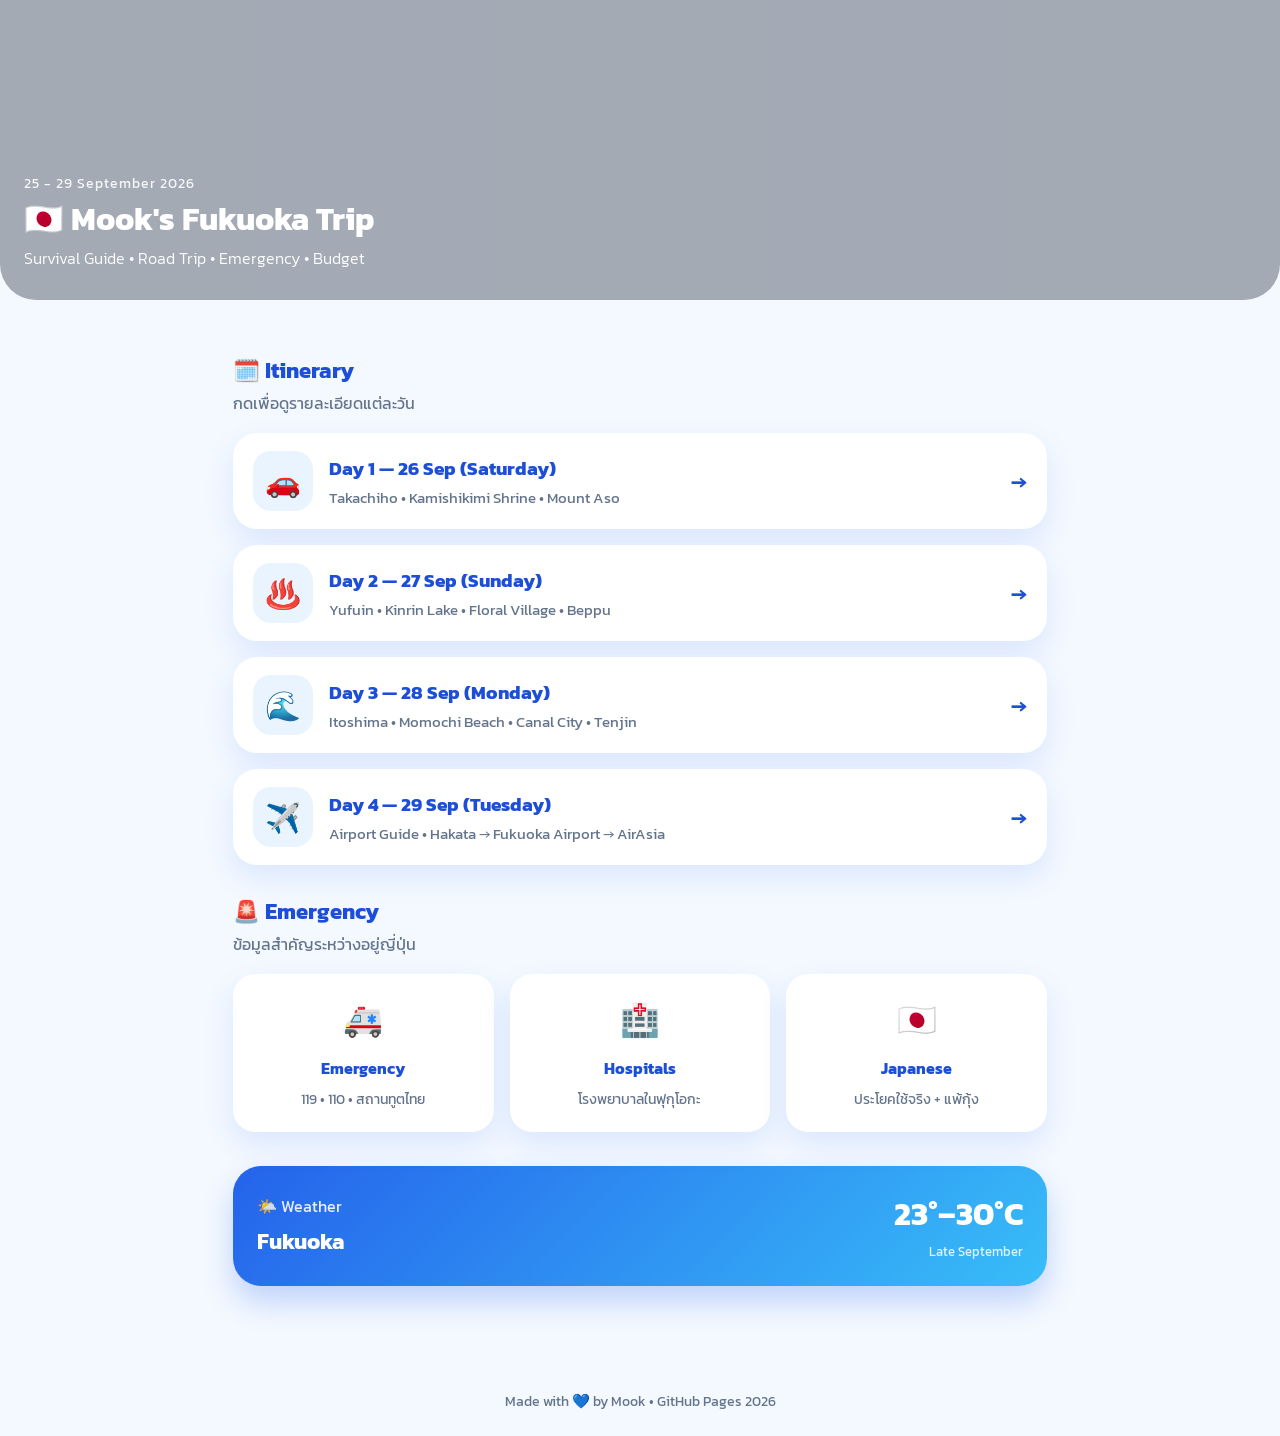
<file: index.html>
<!DOCTYPE html>
<html lang="th">
<head>
  <meta charset="UTF-8" />
  <meta name="viewport" content="width=device-width, initial-scale=1.0" />
  <title>🇯🇵 Mook Fukuoka 2026</title>

  <link rel="preconnect" href="https://fonts.googleapis.com">
  <link rel="preconnect" href="https://fonts.gstatic.com" crossorigin>
  <link href="https://fonts.googleapis.com/css2?family=Kanit:wght@300;400;500;600;700&display=swap" rel="stylesheet">

  <link rel="stylesheet" href="style.css">
</head>
<body>

  <header class="hero">
    <div class="overlay"></div>

    <div class="hero-content">
      <p class="date">25 - 29 September 2026</p>
      <h1>🇯🇵 Mook's Fukuoka Trip</h1>
      <p class="subtitle">Survival Guide • Road Trip • Emergency • Budget</p>
    </div>
  </header>

  <main class="container">

    <section class="section-title">
      <h2>🗓️ Itinerary</h2>
      <p>กดเพื่อดูรายละเอียดแต่ละวัน</p>
    </section>

    <a class="card" href="pages/day1.html">
      <div class="emoji">🚗</div>
      <div>
        <h3>Day 1 — 26 Sep (Saturday)</h3>
        <p>Takachiho • Kamishikimi Shrine • Mount Aso</p>
      </div>
      <span>→</span>
    </a>

    <a class="card" href="pages/day2.html">
      <div class="emoji">♨️</div>
      <div>
        <h3>Day 2 — 27 Sep (Sunday)</h3>
        <p>Yufuin • Kinrin Lake • Floral Village • Beppu</p>
      </div>
      <span>→</span>
    </a>

    <a class="card" href="pages/day3.html">
      <div class="emoji">🌊</div>
      <div>
        <h3>Day 3 — 28 Sep (Monday)</h3>
        <p>Itoshima • Momochi Beach • Canal City • Tenjin</p>
      </div>
      <span>→</span>
    </a>

    <a class="card" href="pages/day4.html">
      <div class="emoji">✈️</div>
      <div>
        <h3>Day 4 — 29 Sep (Tuesday)</h3>
        <p>Airport Guide • Hakata → Fukuoka Airport → AirAsia</p>
      </div>
      <span>→</span>
    </a>

    <section class="section-title">
      <h2>🚨 Emergency</h2>
      <p>ข้อมูลสำคัญระหว่างอยู่ญี่ปุ่น</p>
    </section>

    <div class="grid">

      <a class="small-card" href="pages/emergency.html">
        <div class="icon">🚑</div>
        <h4>Emergency</h4>
        <p>119 • 110 • สถานทูตไทย</p>
      </a>

      <a class="small-card" href="pages/hospitals.html">
        <div class="icon">🏥</div>
        <h4>Hospitals</h4>
        <p>โรงพยาบาลในฟุกุโอกะ</p>
      </a>

      <a class="small-card" href="pages/japanese.html">
        <div class="icon">🇯🇵</div>
        <h4>Japanese</h4>
        <p>ประโยคใช้จริง + แพ้กุ้ง</p>
      </a>

    </div>

    <section class="weather-box">
      <div>
        <p>🌤️ Weather</p>
        <h3>Fukuoka</h3>
      </div>

      <div class="temp">
        <span>23°–30°C</span>
        <small>Late September</small>
      </div>
    </section>

  </main>

  <footer>
    Made with 💙 by Mook • GitHub Pages 2026
  </footer>

</body>
</html>
</file>
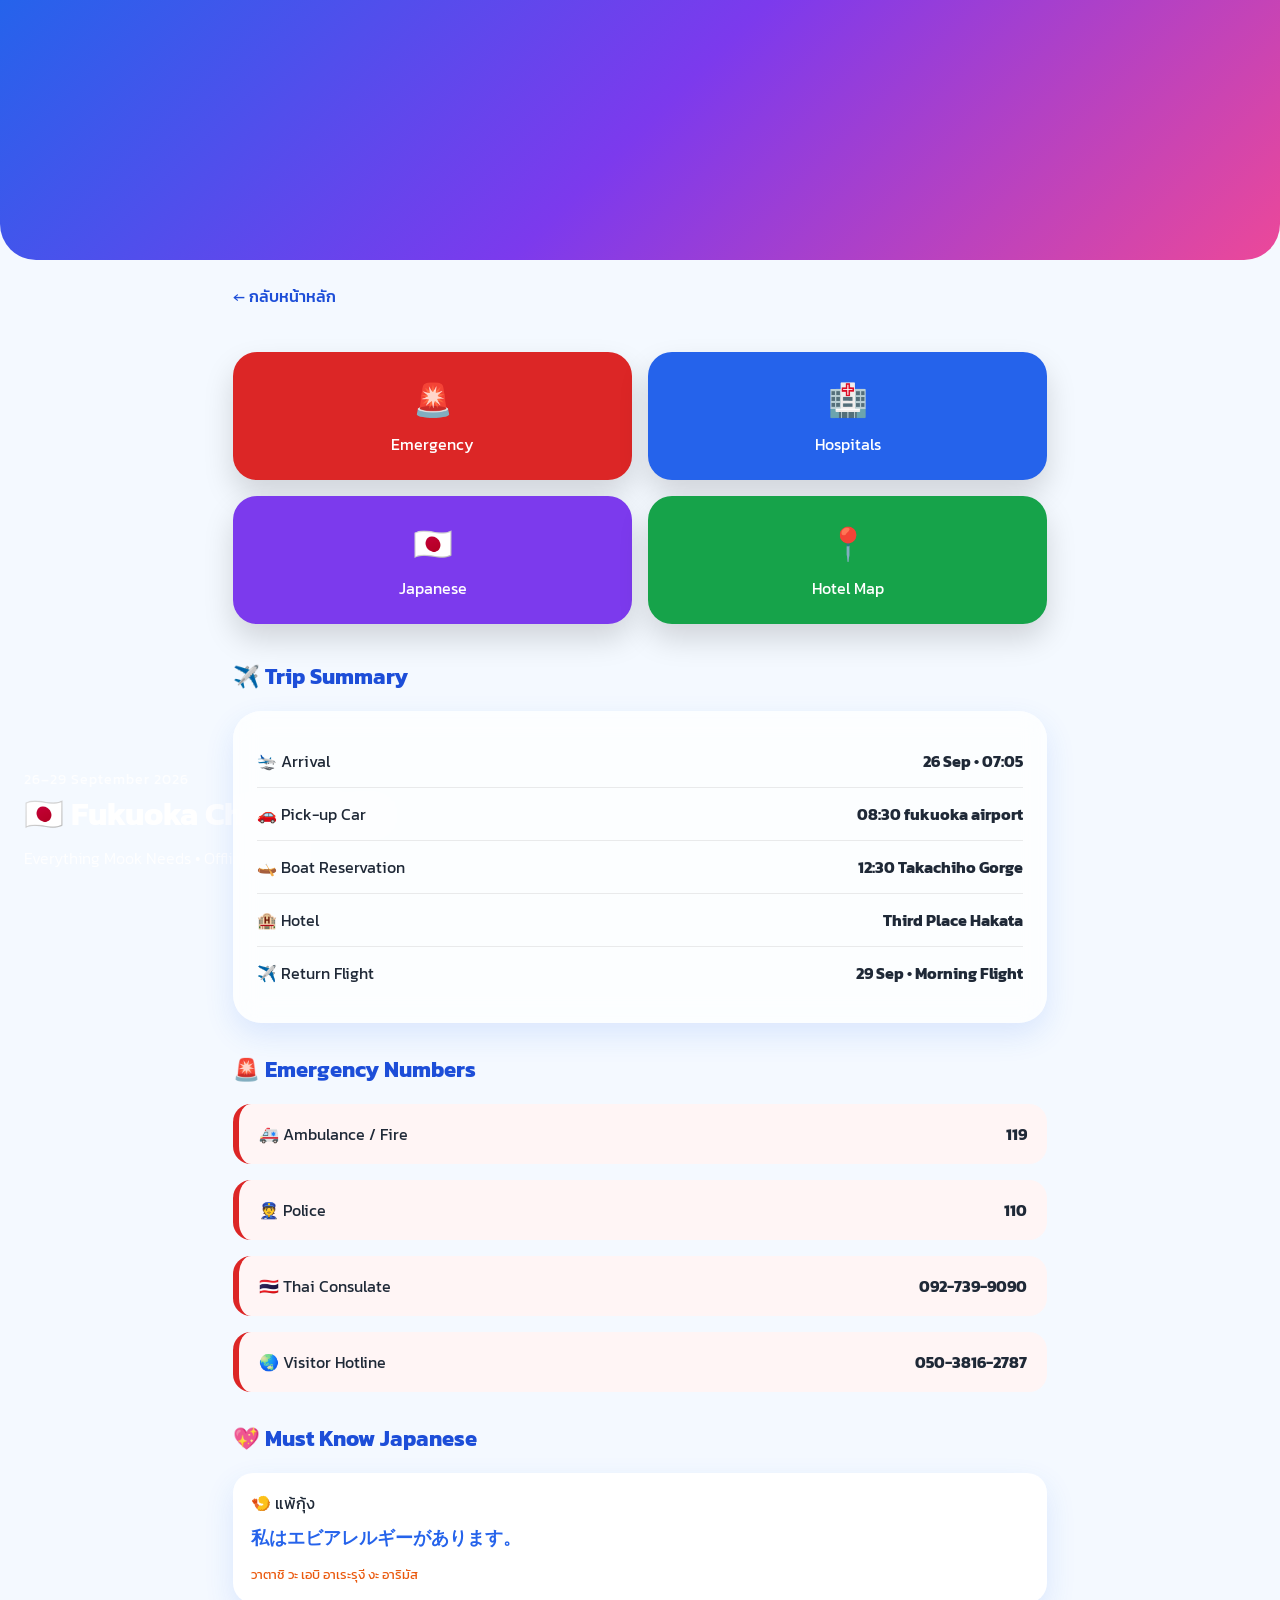
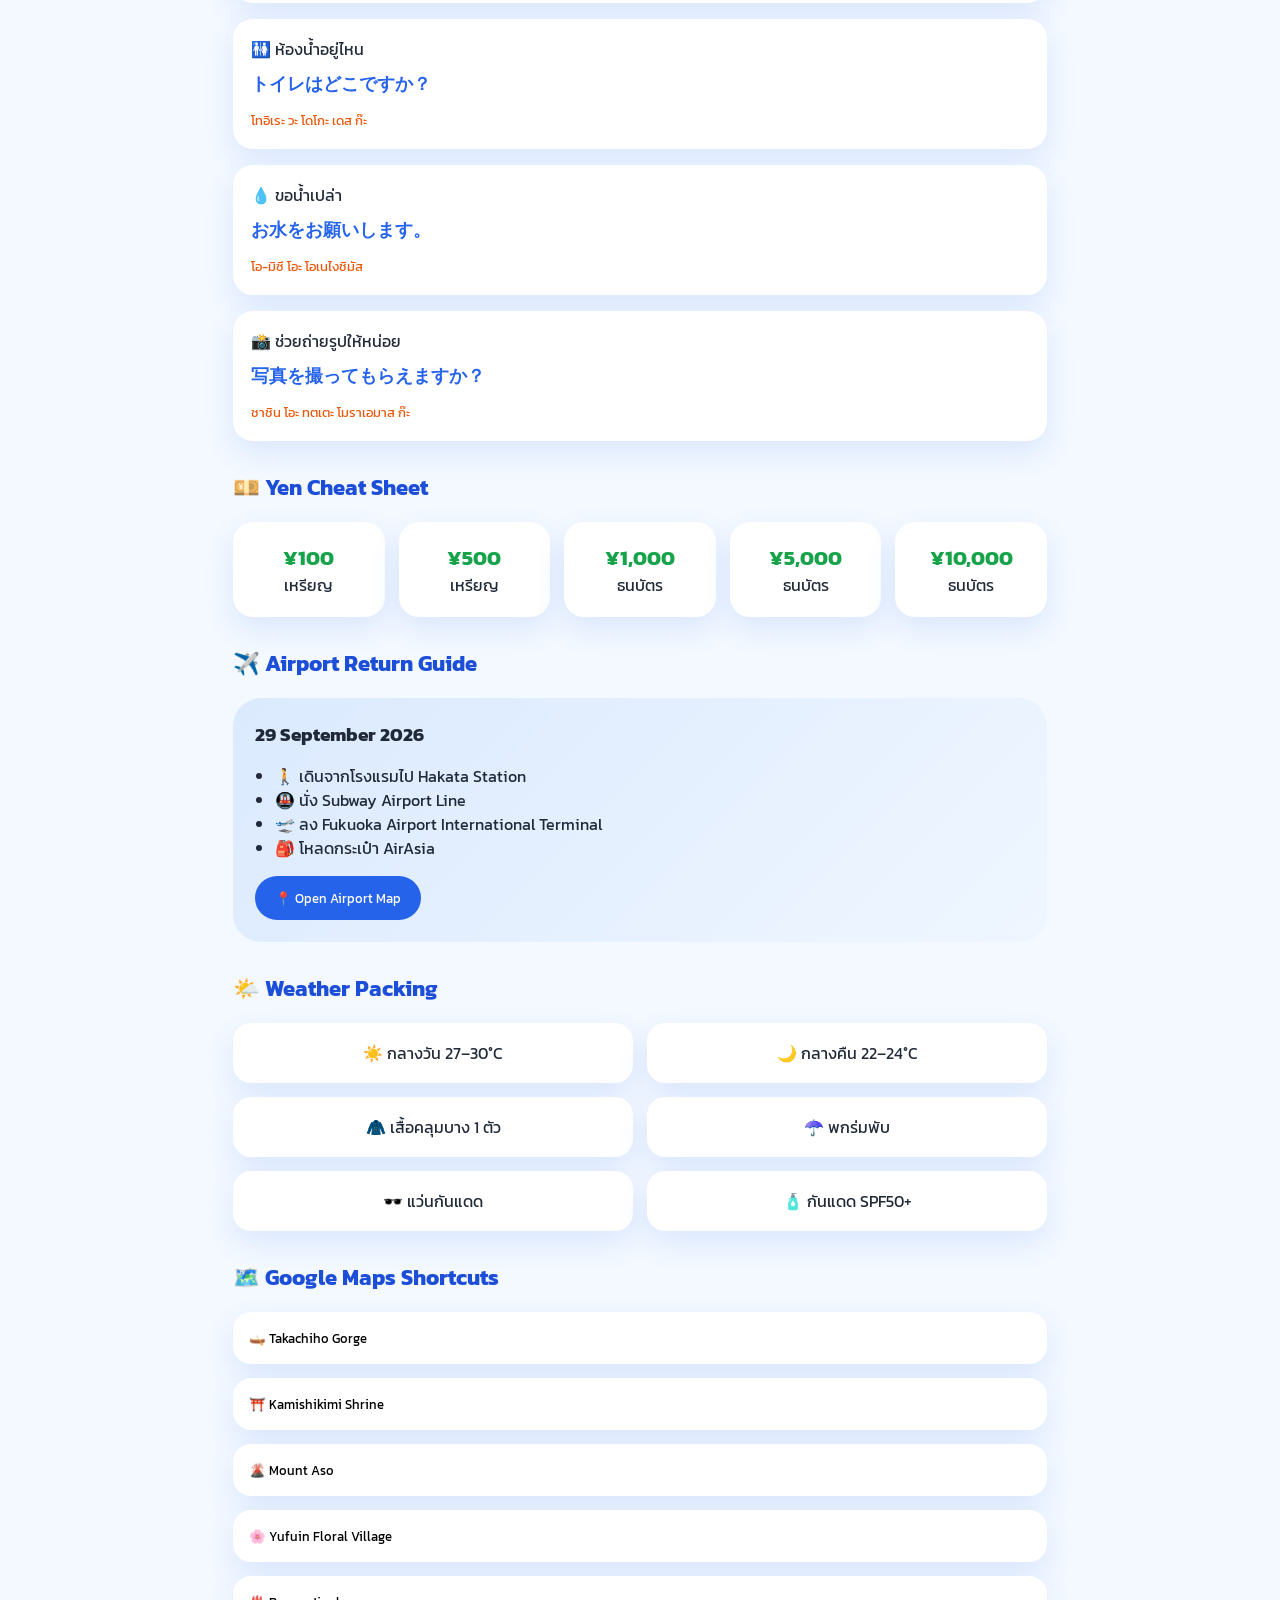
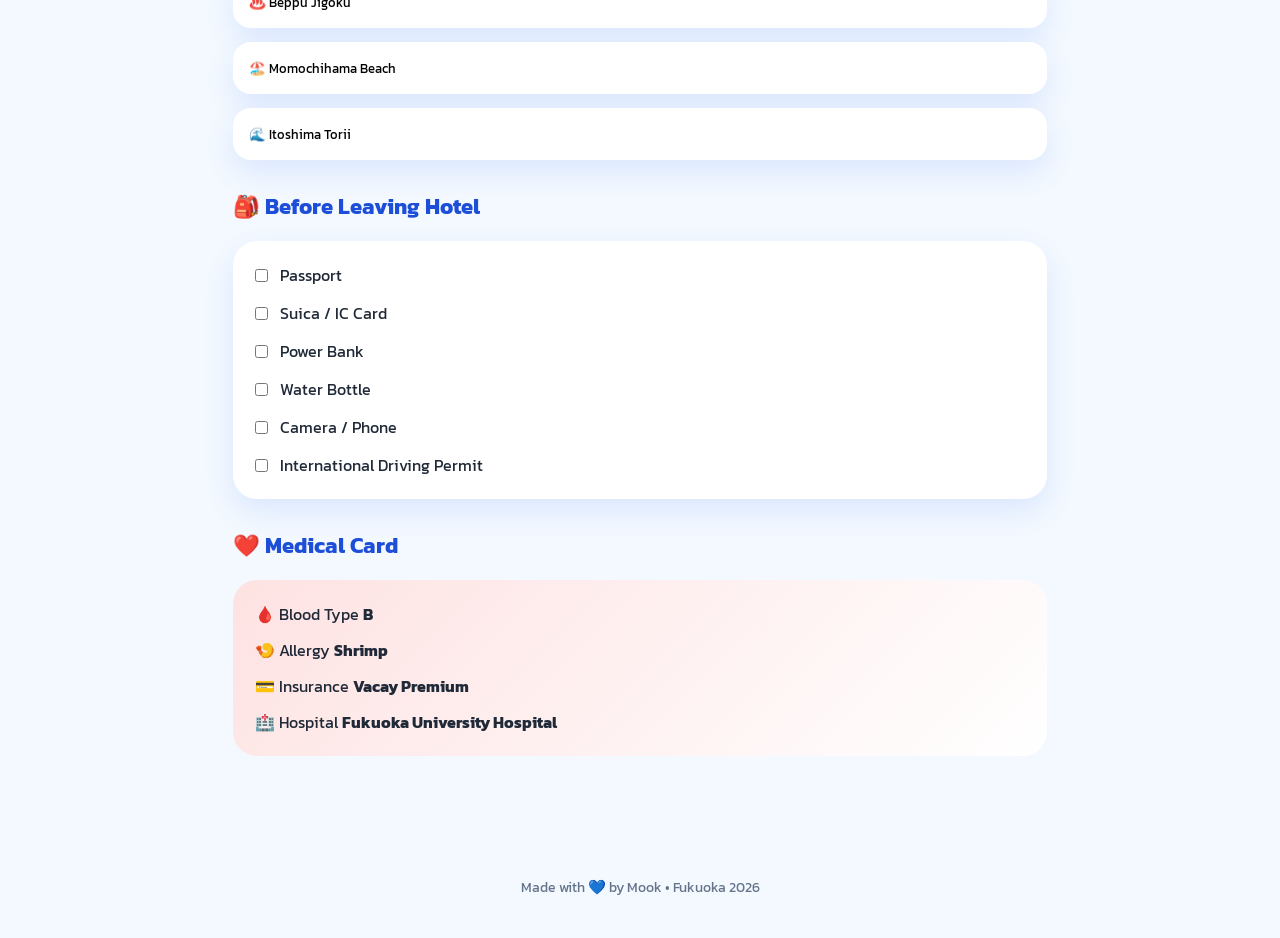
<file: pages/cheatsheet.html>
<!DOCTYPE html>
<html lang="th">
<head>
<meta charset="UTF-8">
<meta name="viewport" content="width=device-width, initial-scale=1.0">
<title>🇯🇵 Fukuoka Cheat Sheet | Mook 2026</title>

<link rel="stylesheet" href="../style.css">
<link rel="preconnect" href="https://fonts.googleapis.com">
<link href="https://fonts.googleapis.com/css2?family=Kanit:wght@300;400;500;600;700&display=swap" rel="stylesheet">
</head>
<body>

<header class="cheat-hero">
    <div class="hero-content">
        <p class="date">26–29 September 2026</p>
        <h1>🇯🇵 Fukuoka Cheat Sheet</h1>
        <p class="subtitle">Everything Mook Needs • Offline Friendly</p>
    </div>
</header>

<main class="container">

<a href="../index.html" class="back-btn">← กลับหน้าหลัก</a>

<!-- QUICK BUTTON -->
<section class="quick-grid">

<div class="quick-card red" onclick="window.location='emergency.html'">
<div>🚨</div>
<p>Emergency</p>
</div>

<div class="quick-card blue" onclick="window.location='hospitals.html'">
<div>🏥</div>
<p>Hospitals</p>
</div>

<div class="quick-card purple" onclick="window.location='japanese.html'">
<div>🇯🇵</div>
<p>Japanese</p>
</div>

<div class="quick-card green" onclick="window.open('https://maps.google.com/?q=Third+Place+Hakata')">
<div>📍</div>
<p>Hotel Map</p>
</div>

</section>

<!-- TRIP INFO -->
<section class="section-title">
<h2>✈️ Trip Summary</h2>
</section>

<div class="glass-card">

<div class="info-item">
<span>🛬 Arrival</span>
<strong>26 Sep • 07:05</strong>
</div>

<div class="info-item">
<span>🚗 Pick-up Car</span>
<strong>08:30 fukuoka airport</strong>
</div>

<div class="info-item">
<span>🛶 Boat Reservation</span>
<strong>12:30 Takachiho Gorge</strong>
</div>

<div class="info-item">
<span>🏨 Hotel</span>
<strong>Third Place Hakata</strong>
</div>

<div class="info-item">
<span>✈️ Return Flight</span>
<strong>29 Sep • Morning Flight</strong>
</div>

</div>

<!-- EMERGENCY -->
<section class="section-title">
<h2>🚨 Emergency Numbers</h2>
</section>

<div class="emergency-list">

<div class="emergency-item">
<span>🚑 Ambulance / Fire</span>
<strong>119</strong>
</div>

<div class="emergency-item">
<span>👮 Police</span>
<strong>110</strong>
</div>

<div class="emergency-item">
<span>🇹🇭 Thai Consulate</span>
<strong>092-739-9090</strong>
</div>

<div class="emergency-item">
<span>🌏 Visitor Hotline</span>
<strong>050-3816-2787</strong>
</div>

</div>

<!-- JAPANESE -->
<section class="section-title">
<h2>💖 Must Know Japanese</h2>
</section>

<div class="phrase-mini">

<div class="mini-card">
<p>🍤 แพ้กุ้ง</p>
<h3>私はエビアレルギーがあります。</h3>
<small>วาตาชิ วะ เอบิ อาเระรุงี งะ อาริมัส</small>
</div>

<div class="mini-card">
<p>🚻 ห้องน้ำอยู่ไหน</p>
<h3>トイレはどこですか？</h3>
<small>โทอิเระ วะ โดโกะ เดส ก๊ะ</small>
</div>

<div class="mini-card">
<p>💧 ขอน้ำเปล่า</p>
<h3>お水をお願いします。</h3>
<small>โอ-มิซึ โอะ โอเนไงชิมัส</small>
</div>

<div class="mini-card">
<p>📸 ช่วยถ่ายรูปให้หน่อย</p>
<h3>写真を撮ってもらえますか？</h3>
<small>ชาชิน โอะ ทตเตะ โมราเอมาส ก๊ะ</small>
</div>

</div>

<!-- MONEY -->
<section class="section-title">
<h2>💴 Yen Cheat Sheet</h2>
</section>

<div class="yen-grid">
<div><span>¥100</span><p>เหรียญ</p></div>
<div><span>¥500</span><p>เหรียญ</p></div>
<div><span>¥1,000</span><p>ธนบัตร</p></div>
<div><span>¥5,000</span><p>ธนบัตร</p></div>
<div><span>¥10,000</span><p>ธนบัตร</p></div>
</div>

<!-- AIRPORT -->
<section class="section-title">
<h2>✈️ Airport Return Guide</h2>
</section>

<div class="airport-card">
<h3>29 September 2026</h3>

<ul>
<li>🚶 เดินจากโรงแรมไป Hakata Station</li>
<li>🚇 นั่ง Subway Airport Line</li>
<li>🛫 ลง Fukuoka Airport International Terminal</li>
<li>🎒 โหลดกระเป๋า AirAsia</li>
</ul>

<button onclick="window.open('https://maps.google.com/?q=Fukuoka+Airport+International+Terminal')">
📍 Open Airport Map
</button>

</div>

<!-- WEATHER -->
<section class="section-title">
<h2>🌤️ Weather Packing</h2>
</section>

<div class="weather-pack">

<div>☀️ กลางวัน 27–30°C</div>
<div>🌙 กลางคืน 22–24°C</div>
<div>🧥 เสื้อคลุมบาง 1 ตัว</div>
<div>☂️ พกร่มพับ</div>
<div>🕶️ แว่นกันแดด</div>
<div>🧴 กันแดด SPF50+</div>

</div>

<!-- MAP SHORTCUT -->
<section class="section-title">
<h2>🗺️ Google Maps Shortcuts</h2>
</section>

<div class="map-shortcuts">

<button onclick="window.open('https://maps.google.com/?q=Takachiho+Gorge')">
🛶 Takachiho Gorge
</button>

<button onclick="window.open('https://maps.google.com/?q=Kamishikimi+Kumanoimasu+Shrine')">
⛩️ Kamishikimi Shrine
</button>

<button onclick="window.open('https://maps.google.com/?q=Mount+Aso+Kusasenri')">
🌋 Mount Aso
</button>

<button onclick="window.open('https://maps.google.com/?q=Yufuin+Floral+Village')">
🌸 Yufuin Floral Village
</button>

<button onclick="window.open('https://maps.google.com/?q=Beppu+Jigoku')">
♨️ Beppu Jigoku
</button>

<button onclick="window.open('https://maps.google.com/?q=Momochihama+Beach')">
🏖️ Momochihama Beach
</button>

<button onclick="window.open('https://maps.google.com/?q=Futamigaura+Torii+Itoshima')">
🌊 Itoshima Torii
</button>

</div>

<!-- CHECKLIST -->
<section class="section-title">
<h2>🎒 Before Leaving Hotel</h2>
</section>

<div class="checklist-card">
<label><input type="checkbox"> Passport</label>
<label><input type="checkbox"> Suica / IC Card</label>
<label><input type="checkbox"> Power Bank</label>
<label><input type="checkbox"> Water Bottle</label>
<label><input type="checkbox"> Camera / Phone</label>
<label><input type="checkbox"> International Driving Permit</label>
</div>

<!-- MEDICAL -->
<section class="section-title">
<h2>❤️ Medical Card</h2>
</section>

<div class="medical-summary">
<div>🩸 Blood Type <strong>B</strong></div>
<div>🍤 Allergy <strong>Shrimp</strong></div>
<div>💳 Insurance <strong>Vacay Premium</strong></div>
<div>🏥 Hospital <strong>Fukuoka University Hospital</strong></div>
</div>

</main>

<footer class="cheat-footer">
Made with 💙 by Mook • Fukuoka 2026
</footer>

</body>
</html>
</file>
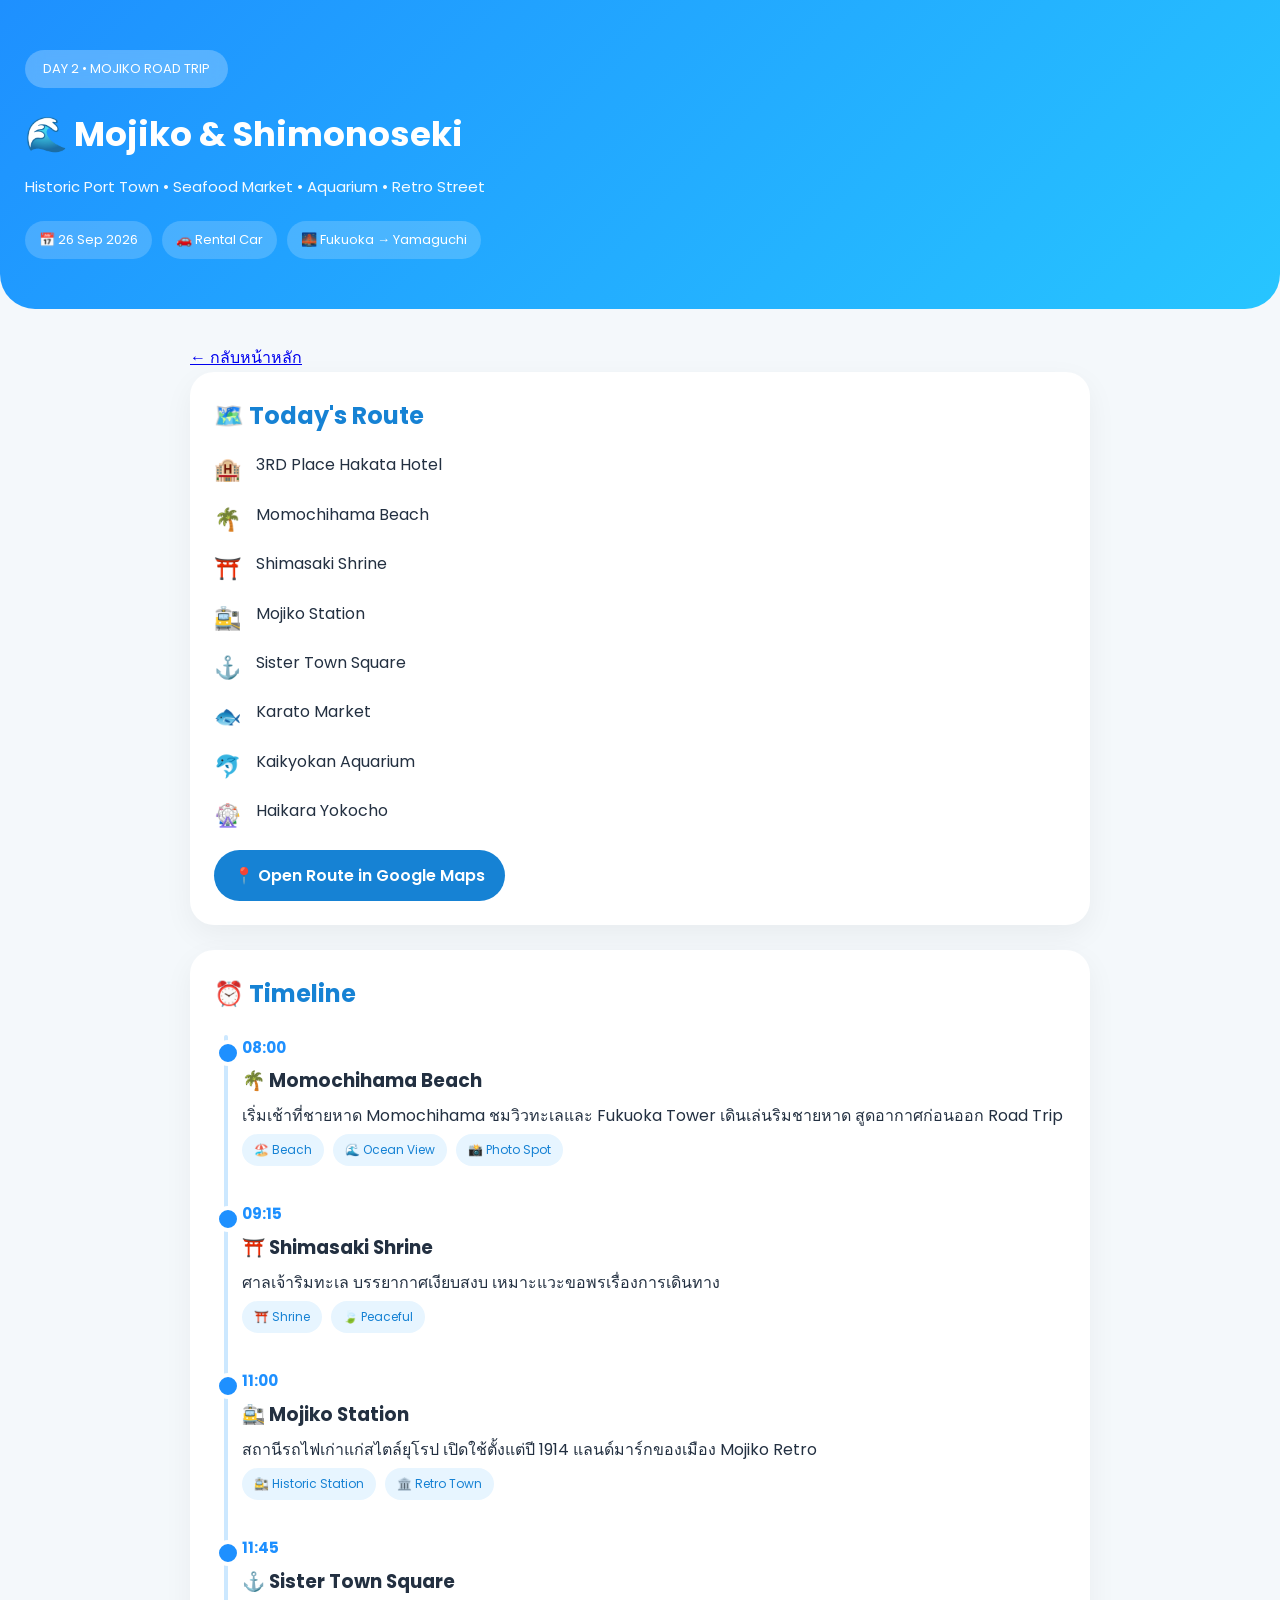
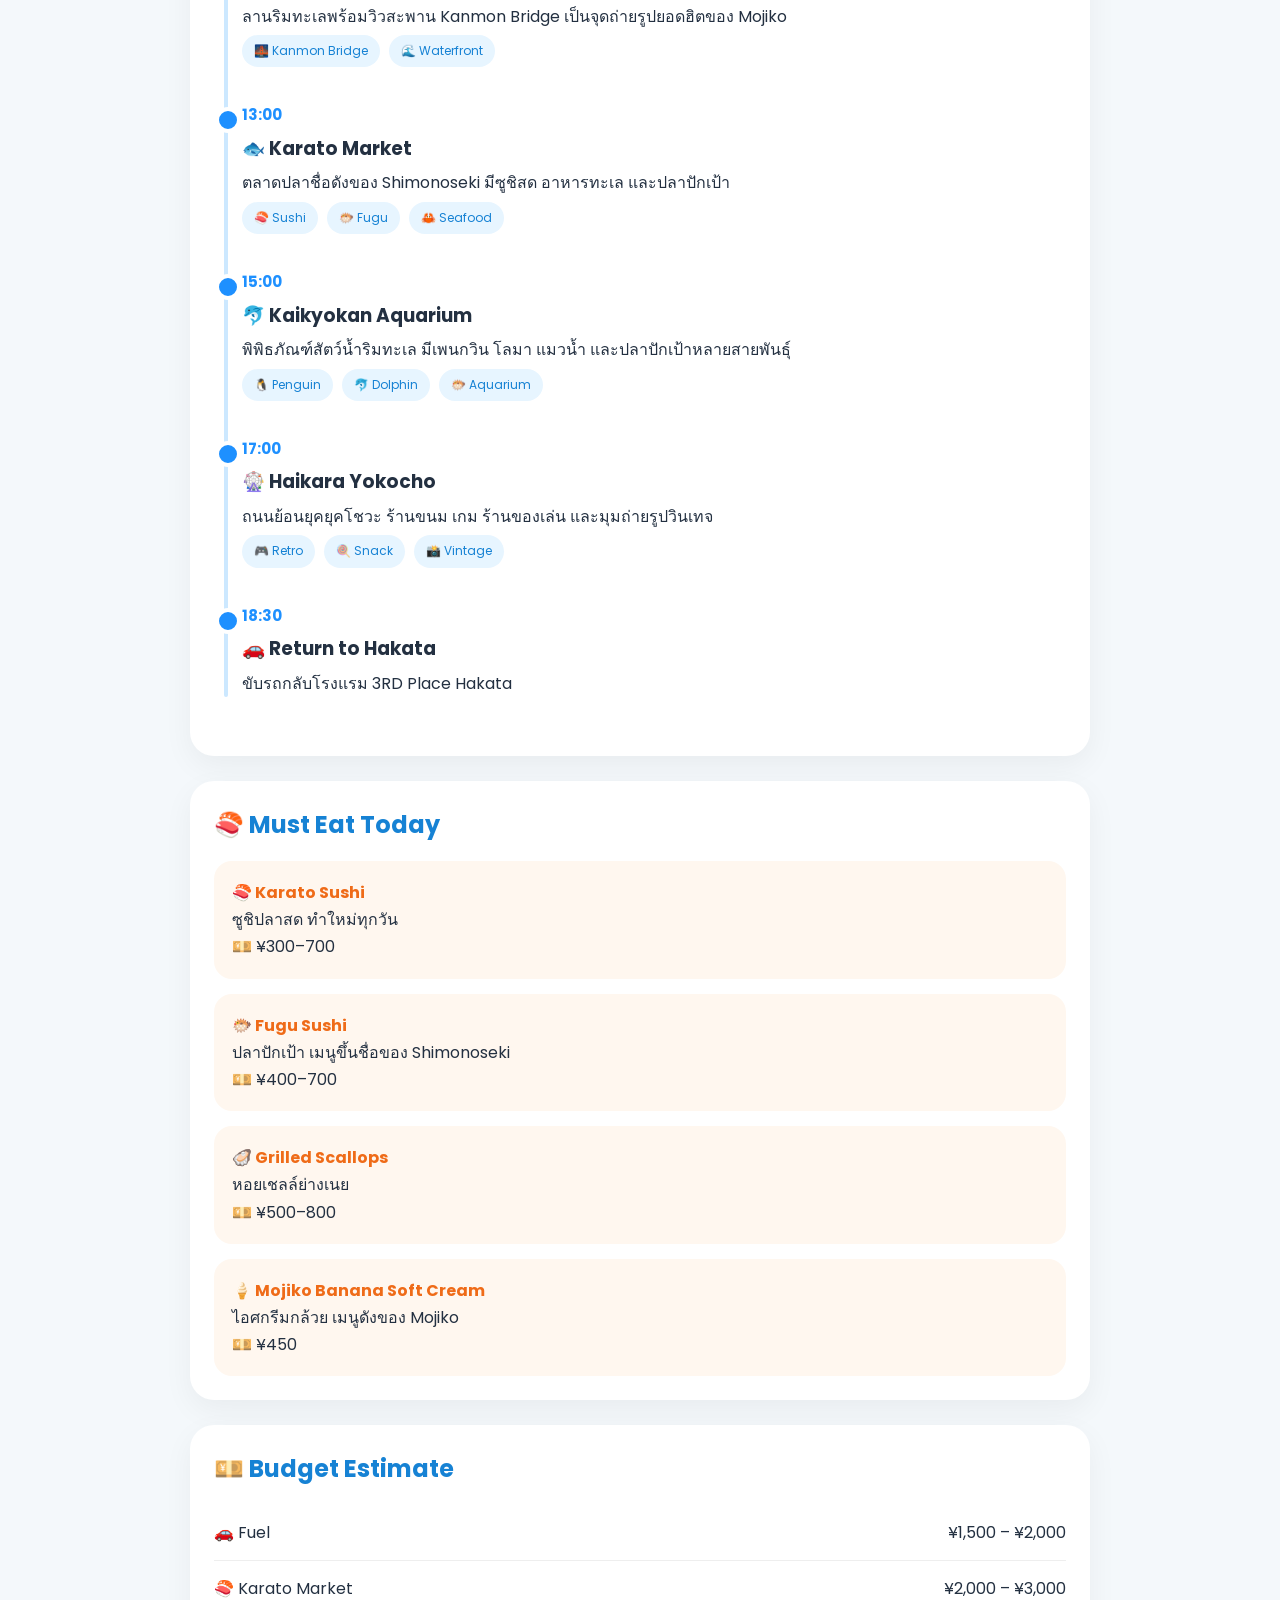
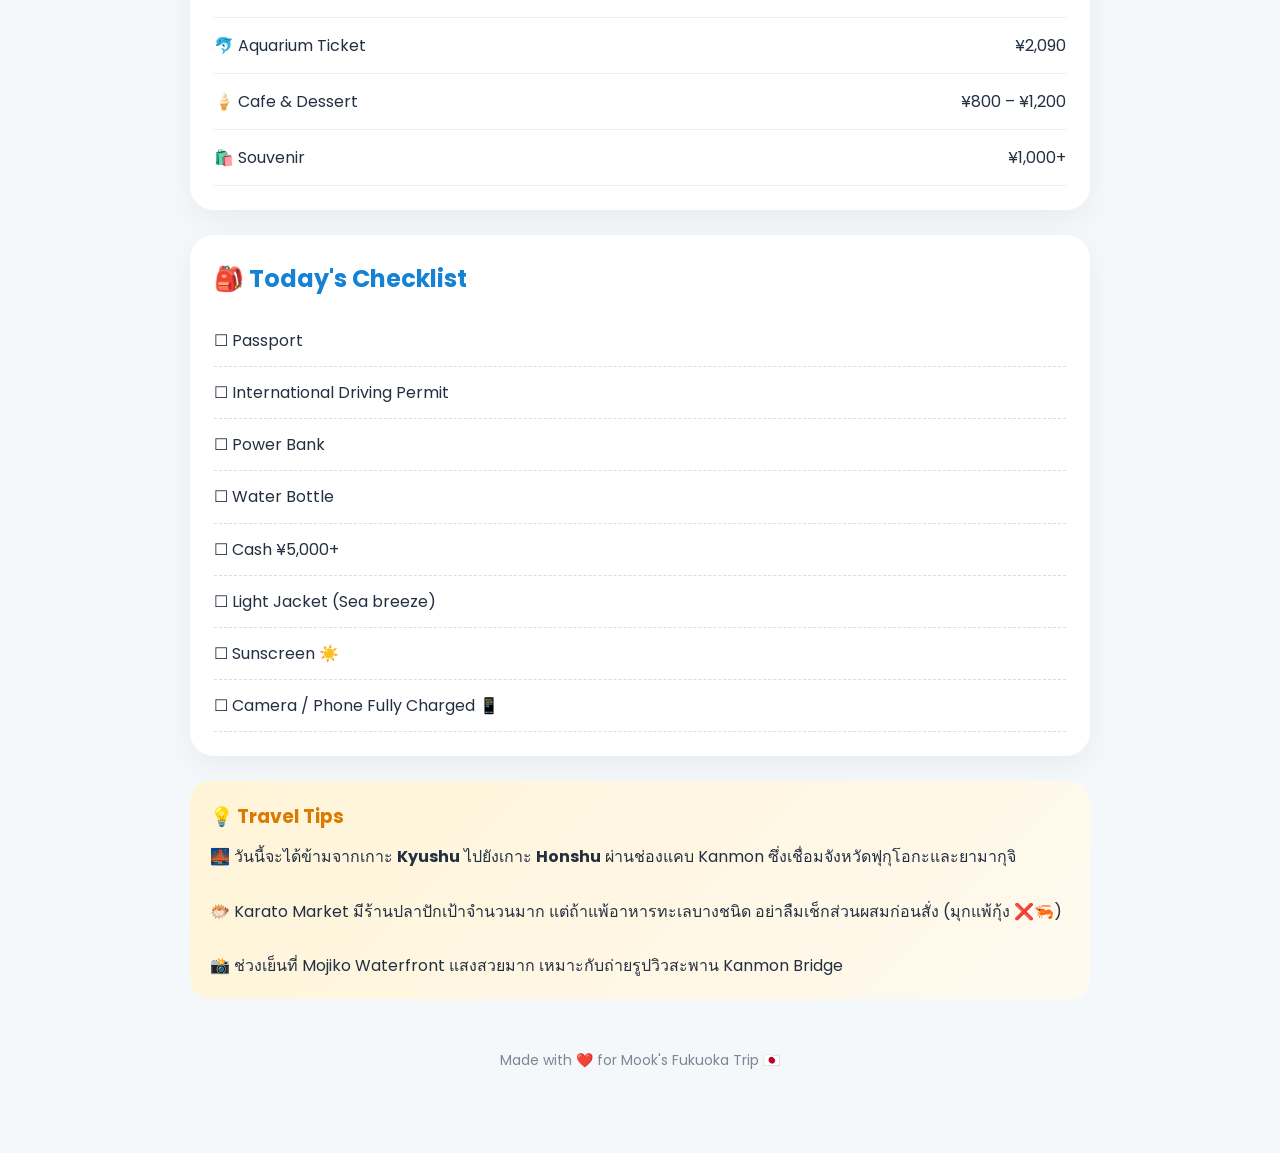
<file: pages/day2.html>
<!DOCTYPE html>
<html lang="en">
<head>
<meta charset="UTF-8">
<meta name="viewport" content="width=device-width, initial-scale=1.0">

<title>Day 2 • Mojiko & Shimonoseki</title>

<link rel="preconnect" href="https://fonts.googleapis.com">
<link rel="preconnect" href="https://fonts.gstatic.com" crossorigin>

<link href="https://fonts.googleapis.com/css2?family=Poppins:wght@300;400;500;600;700&display=swap" rel="stylesheet">

<style>

*{
    margin:0;
    padding:0;
    box-sizing:border-box;
}

body{
    font-family:'Poppins',sans-serif;
    background:#f4f8fb;
    color:#233041;
    line-height:1.7;
}

header{
    background:linear-gradient(135deg,#1e90ff,#27c5ff);
    color:white;
    padding:50px 25px;
    border-bottom-left-radius:35px;
    border-bottom-right-radius:35px;
}

.day-pill{
    display:inline-block;
    background:rgba(255,255,255,.25);
    padding:8px 18px;
    border-radius:30px;
    font-size:13px;
    margin-bottom:18px;
    backdrop-filter:blur(8px);
}

header h1{
    font-size:34px;
    margin-bottom:10px;
}

header p{
    opacity:.95;
    font-size:15px;
}

.meta{
    display:flex;
    flex-wrap:wrap;
    gap:10px;
    margin-top:22px;
}

.meta span{
    background:rgba(255,255,255,.18);
    padding:8px 14px;
    border-radius:20px;
    font-size:13px;
}

.container{
    width:92%;
    max-width:900px;
    margin:auto;
    padding:35px 0 80px;
}

.card{
    background:white;
    border-radius:24px;
    padding:24px;
    margin-bottom:25px;
    box-shadow:0 10px 30px rgba(0,0,0,.05);
}

.card h2{
    color:#1682d4;
    margin-bottom:15px;
}

.route-list{
    display:grid;
    gap:12px;
}

.route-item{
    display:flex;
    gap:15px;
    align-items:flex-start;
}

.route-item .icon{
    font-size:22px;
}

.timeline{
    position:relative;
    margin-top:20px;
    padding-left:28px;
}

.timeline:before{
    content:"";
    position:absolute;
    left:10px;
    top:0;
    bottom:0;
    width:4px;
    background:#cce8ff;
    border-radius:20px;
}

.item{
    position:relative;
    margin-bottom:35px;
}

.item:before{
    content:"";
    width:18px;
    height:18px;
    border-radius:50%;
    background:#1e90ff;
    position:absolute;
    left:-27px;
    top:5px;
    border:4px solid white;
}

.time{
    color:#1e90ff;
    font-weight:700;
    font-size:15px;
}

.item h3{
    margin:5px 0;
}

.tag{
    display:inline-block;
    background:#e7f5ff;
    color:#1682d4;
    padding:6px 12px;
    border-radius:20px;
    font-size:12px;
    margin:5px 5px 0 0;
}

img{
    width:100%;
    border-radius:18px;
    margin-top:15px;
}

.food{
    display:grid;
    gap:15px;
}

.food-item{
    background:#fff7ef;
    border-radius:18px;
    padding:18px;
}

.food-item h4{
    color:#ef6b18;
}

table{
    width:100%;
    border-collapse:collapse;
}

table td{
    padding:14px 0;
    border-bottom:1px solid #eee;
}

.checklist li{
    list-style:none;
    padding:12px 0;
    border-bottom:1px dashed #ddd;
}

.tip{
    background:linear-gradient(135deg,#fff4d7,#fffaf0);
    border-radius:20px;
    padding:20px;
}

.tip h3{
    color:#d97b00;
    margin-bottom:10px;
}

.footer{
    text-align:center;
    color:#7b8794;
    margin-top:50px;
    font-size:14px;
}

a.button{
    display:inline-block;
    margin-top:15px;
    background:#1682d4;
    color:white;
    padding:12px 20px;
    border-radius:30px;
    text-decoration:none;
    font-weight:600;
}

</style>
</head>

<body>

<header>

<span class="day-pill">DAY 2 • MOJIKO ROAD TRIP</span>

<h1>🌊 Mojiko & Shimonoseki</h1>

<p>
Historic Port Town • Seafood Market • Aquarium • Retro Street
</p>

<div class="meta">
<span>📅 26 Sep 2026</span>
<span>🚗 Rental Car</span>
<span>🌉 Fukuoka → Yamaguchi</span>
</div>

</header>

<div class="container">

<!-- INTRO -->
<a href="../index.html" class="back-home">
    ← กลับหน้าหลัก
</a>

<section class="card">

<h2>🗺️ Today's Route</h2>

<div class="route-list">

<div class="route-item">
<div class="icon">🏨</div>
<div>3RD Place Hakata Hotel</div>
</div>

<div class="route-item">
<div class="icon">🌴</div>
<div>Momochihama Beach</div>
</div>

<div class="route-item">
<div class="icon">⛩️</div>
<div>Shimasaki Shrine</div>
</div>

<div class="route-item">
<div class="icon">🚉</div>
<div>Mojiko Station</div>
</div>

<div class="route-item">
<div class="icon">⚓</div>
<div>Sister Town Square</div>
</div>

<div class="route-item">
<div class="icon">🐟</div>
<div>Karato Market</div>
</div>

<div class="route-item">
<div class="icon">🐬</div>
<div>Kaikyokan Aquarium</div>
</div>

<div class="route-item">
<div class="icon">🎡</div>
<div>Haikara Yokocho</div>
</div>

</div>

<a class="button"
href="https://maps.app.goo.gl/iti7zDZFnuEYGLZQA?g_st=il"
target="_blank">
📍 Open Route in Google Maps
</a>

</section>

<!-- TIMELINE -->

<section class="card">

<h2>⏰ Timeline</h2>

<div class="timeline">

<div class="item">
<div class="time">08:00</div>
<h3>🌴 Momochihama Beach</h3>

<p>
เริ่มเช้าที่ชายหาด Momochihama ชมวิวทะเลและ Fukuoka Tower
เดินเล่นริมชายหาด สูดอากาศก่อนออก Road Trip
</p>

<span class="tag">🏖️ Beach</span>
<span class="tag">🌊 Ocean View</span>
<span class="tag">📸 Photo Spot</span>

</div>

<div class="item">
<div class="time">09:15</div>
<h3>⛩️ Shimasaki Shrine</h3>

<p>
ศาลเจ้าริมทะเล บรรยากาศเงียบสงบ เหมาะแวะขอพรเรื่องการเดินทาง
</p>

<span class="tag">⛩️ Shrine</span>
<span class="tag">🍃 Peaceful</span>

</div>

<div class="item">
<div class="time">11:00</div>
<h3>🚉 Mojiko Station</h3>

<p>
สถานีรถไฟเก่าแก่สไตล์ยุโรป เปิดใช้ตั้งแต่ปี 1914
แลนด์มาร์กของเมือง Mojiko Retro
</p>

<span class="tag">🚉 Historic Station</span>
<span class="tag">🏛️ Retro Town</span>

</div>

<div class="item">
<div class="time">11:45</div>
<h3>⚓ Sister Town Square</h3>

<p>
ลานริมทะเลพร้อมวิวสะพาน Kanmon Bridge
เป็นจุดถ่ายรูปยอดฮิตของ Mojiko
</p>

<span class="tag">🌉 Kanmon Bridge</span>
<span class="tag">🌊 Waterfront</span>

</div>

<div class="item">
<div class="time">13:00</div>
<h3>🐟 Karato Market</h3>

<p>
ตลาดปลาชื่อดังของ Shimonoseki
มีซูชิสด อาหารทะเล และปลาปักเป้า
</p>

<span class="tag">🍣 Sushi</span>
<span class="tag">🐡 Fugu</span>
<span class="tag">🦀 Seafood</span>

</div>

<div class="item">
<div class="time">15:00</div>
<h3>🐬 Kaikyokan Aquarium</h3>

<p>
พิพิธภัณฑ์สัตว์น้ำริมทะเล
มีเพนกวิน โลมา แมวน้ำ และปลาปักเป้าหลายสายพันธุ์
</p>

<span class="tag">🐧 Penguin</span>
<span class="tag">🐬 Dolphin</span>
<span class="tag">🐡 Aquarium</span>

</div>

<div class="item">
<div class="time">17:00</div>
<h3>🎡 Haikara Yokocho</h3>

<p>
ถนนย้อนยุคยุคโชวะ
ร้านขนม เกม ร้านของเล่น และมุมถ่ายรูปวินเทจ
</p>

<span class="tag">🎮 Retro</span>
<span class="tag">🍭 Snack</span>
<span class="tag">📸 Vintage</span>

</div>

<div class="item">
<div class="time">18:30</div>
<h3>🚗 Return to Hakata</h3>

<p>
ขับรถกลับโรงแรม 3RD Place Hakata
</p>

</div>

</div>

</section>

<!-- MUST EAT -->

<section class="card">

<h2>🍣 Must Eat Today</h2>

<div class="food">

<div class="food-item">
<h4>🍣 Karato Sushi</h4>
<p>ซูชิปลาสด ทำใหม่ทุกวัน</p>
<p>💴 ¥300–700</p>
</div>

<div class="food-item">
<h4>🐡 Fugu Sushi</h4>
<p>ปลาปักเป้า เมนูขึ้นชื่อของ Shimonoseki</p>
<p>💴 ¥400–700</p>
</div>

<div class="food-item">
<h4>🦪 Grilled Scallops</h4>
<p>หอยเชลล์ย่างเนย</p>
<p>💴 ¥500–800</p>
</div>

<div class="food-item">
<h4>🍦 Mojiko Banana Soft Cream</h4>
<p>ไอศกรีมกล้วย เมนูดังของ Mojiko</p>
<p>💴 ¥450</p>
</div>

</div>

</section>

<!-- BUDGET -->

<section class="card">

<h2>💴 Budget Estimate</h2>

<table>

<tr>
<td>🚗 Fuel</td>
<td align="right">¥1,500 – ¥2,000</td>
</tr>

<tr>
<td>🍣 Karato Market</td>
<td align="right">¥2,000 – ¥3,000</td>
</tr>

<tr>
<td>🐬 Aquarium Ticket</td>
<td align="right">¥2,090</td>
</tr>

<tr>
<td>🍦 Cafe & Dessert</td>
<td align="right">¥800 – ¥1,200</td>
</tr>

<tr>
<td>🛍️ Souvenir</td>
<td align="right">¥1,000+</td>
</tr>

</table>

</section>

<!-- CHECKLIST -->

<section class="card">

<h2>🎒 Today's Checklist</h2>

<ul class="checklist">

<li>☐ Passport</li>
<li>☐ International Driving Permit</li>
<li>☐ Power Bank</li>
<li>☐ Water Bottle</li>
<li>☐ Cash ¥5,000+</li>
<li>☐ Light Jacket (Sea breeze)</li>
<li>☐ Sunscreen ☀️</li>
<li>☐ Camera / Phone Fully Charged 📱</li>

</ul>

</section>

<!-- TIPS -->

<section class="tip">

<h3>💡 Travel Tips</h3>

<p>
🌉 วันนี้จะได้ข้ามจากเกาะ <strong>Kyushu</strong>
ไปยังเกาะ <strong>Honshu</strong>
ผ่านช่องแคบ Kanmon ซึ่งเชื่อมจังหวัดฟุกุโอกะและยามากุจิ
</p>

<br>

<p>
🐡 Karato Market มีร้านปลาปักเป้าจำนวนมาก
แต่ถ้าแพ้อาหารทะเลบางชนิด อย่าลืมเช็กส่วนผสมก่อนสั่ง
(มุกแพ้กุ้ง ❌🦐)
</p>

<br>

<p>
📸 ช่วงเย็นที่ Mojiko Waterfront แสงสวยมาก
เหมาะกับถ่ายรูปวิวสะพาน Kanmon Bridge
</p>

</section>

<div class="footer">

Made with ❤️ for Mook's Fukuoka Trip 🇯🇵

</div>

</div>

</body>
</html>
</file>
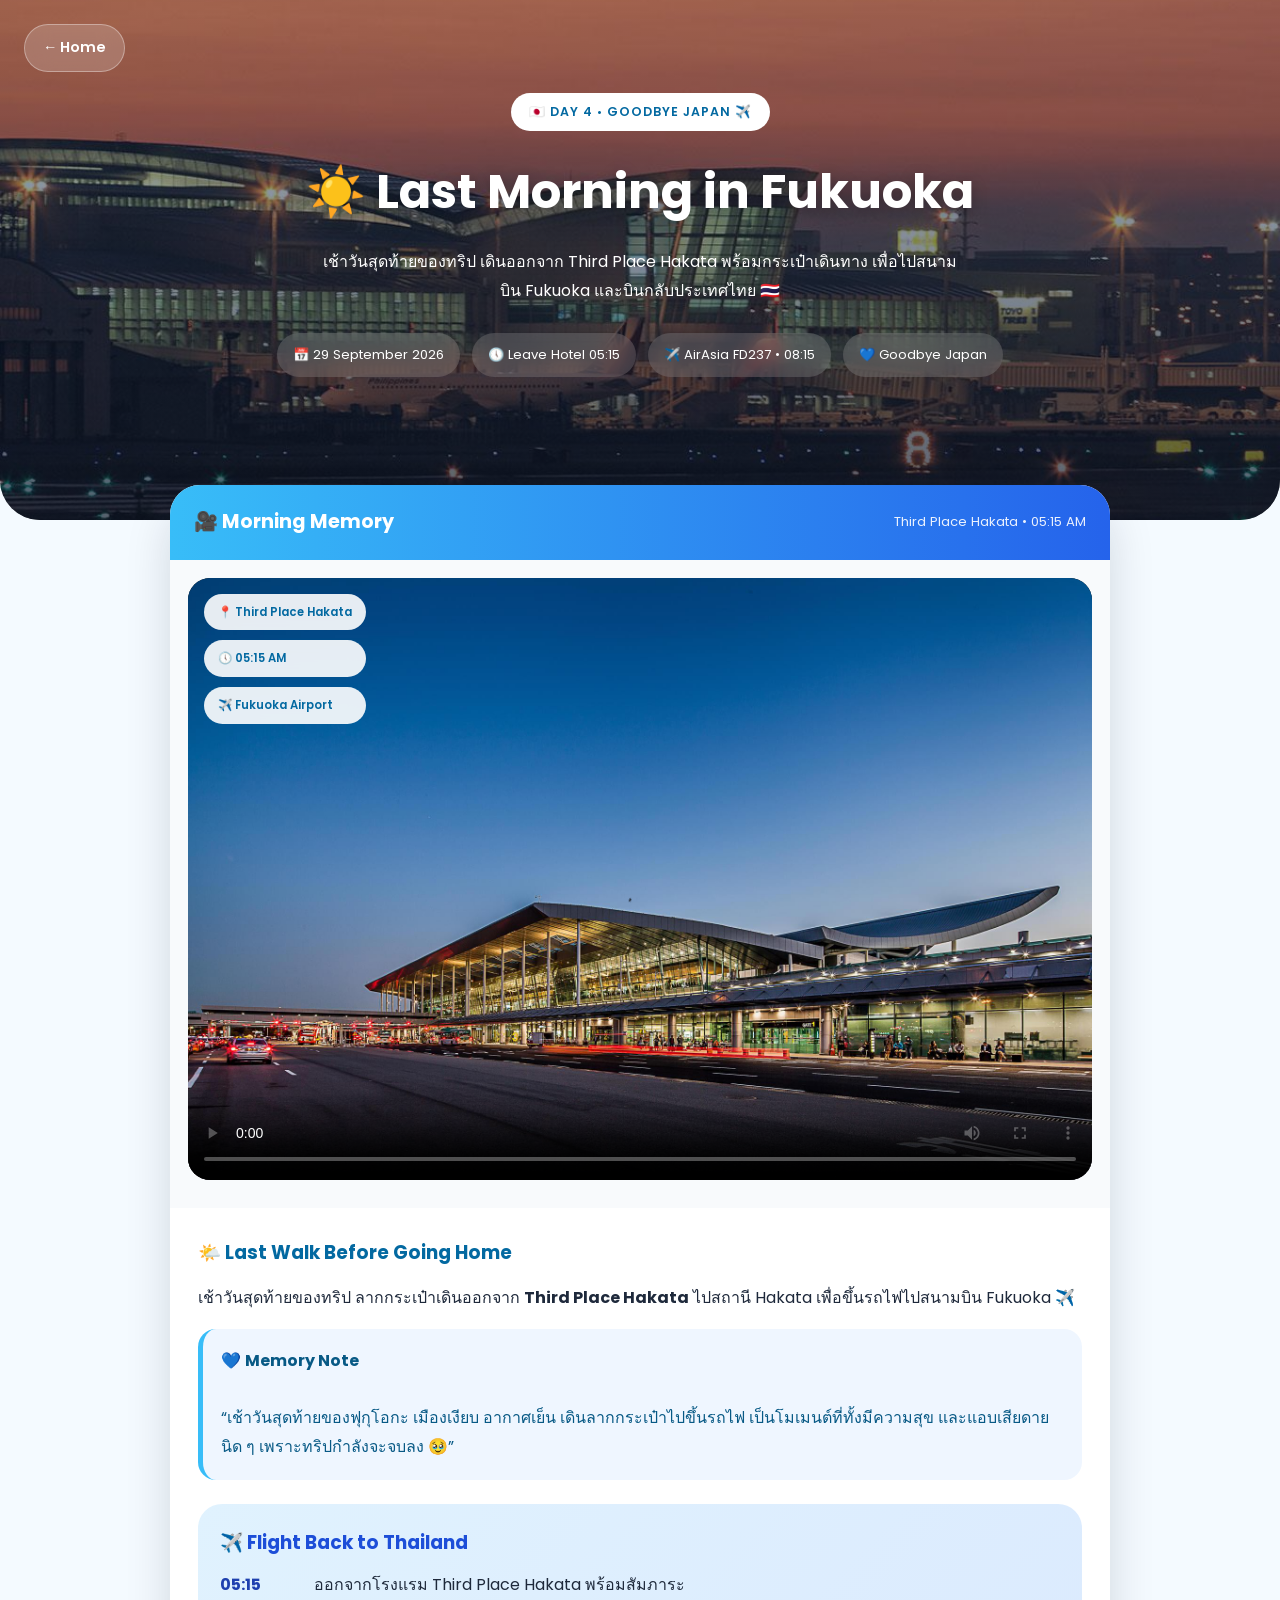
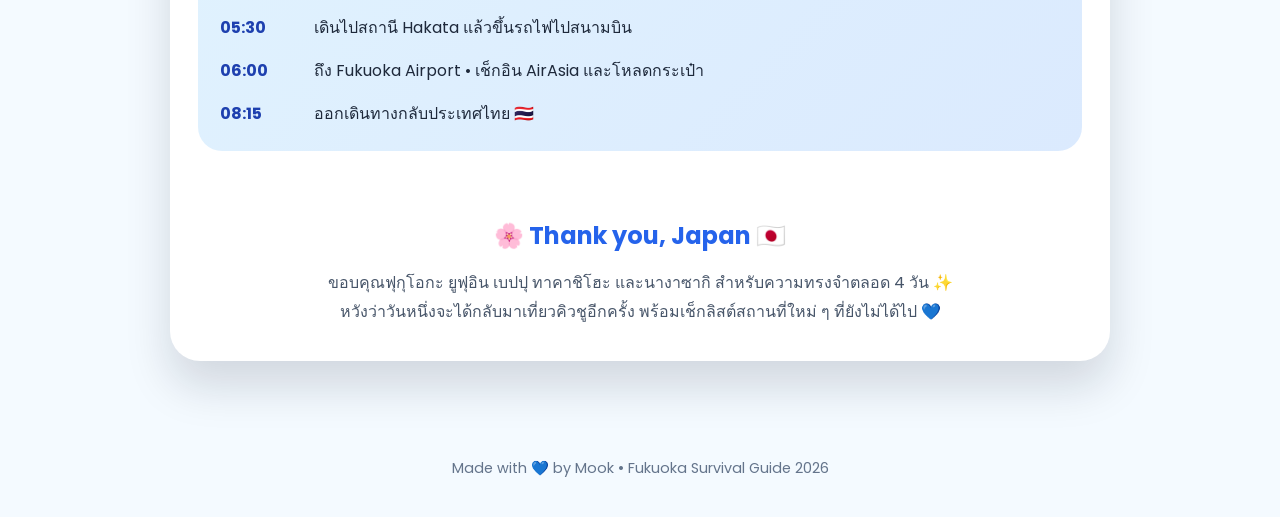
<file: pages/day4.html>
<!DOCTYPE html>
<html lang="th">
<head>
<meta charset="UTF-8">
<meta name="viewport" content="width=device-width, initial-scale=1.0">

<title>Day 4 • Goodbye Japan 🇯🇵</title>

<link rel="preconnect" href="https://fonts.googleapis.com">
<link rel="preconnect" href="https://fonts.gstatic.com" crossorigin>
<link href="https://fonts.googleapis.com/css2?family=Poppins:wght@300;400;500;600;700&display=swap" rel="stylesheet">

<style>
*{
    margin:0;
    padding:0;
    box-sizing:border-box;
    font-family:"Poppins",sans-serif;
}

body{
    background:#F4FAFF;
    color:#1E293B;
    line-height:1.8;
}

/* ================= HERO ================= */

.hero{
    position:relative;
    height:520px;
    overflow:hidden;
    border-radius:0 0 40px 40px;
}

.hero img{
    width:100%;
    height:100%;
    object-fit:cover;
}

.overlay{
    position:absolute;
    inset:0;
    background:linear-gradient(
        rgba(3,37,76,.35),
        rgba(15,23,42,.68)
    );

    display:flex;
    flex-direction:column;
    justify-content:center;
    align-items:center;
    text-align:center;

    padding:40px 25px 90px;
    color:white;
}

/* Home Button */

.back-home{
    position:absolute;
    top:24px;
    left:24px;

    padding:10px 18px;

    border-radius:999px;
    background:rgba(255,255,255,.18);
    border:1px solid rgba(255,255,255,.35);
    backdrop-filter:blur(12px);

    color:white;
    text-decoration:none;
    font-weight:600;
    font-size:.9rem;

    transition:.25s;
}

.back-home:hover{
    background:white;
    color:#0369A1;
}

.day-pill{
    background:white;
    color:#0369A1;
    padding:8px 18px;
    border-radius:999px;
    font-size:.78rem;
    font-weight:600;
    letter-spacing:1px;
    margin-bottom:18px;
}

.overlay h1{
    font-size:3rem;
    margin-bottom:12px;
    text-shadow:0 4px 15px rgba(0,0,0,.3);
}

.overlay p{
    max-width:650px;
    font-size:1rem;
    margin-bottom:28px;
}

.hero-info{
    display:flex;
    flex-wrap:wrap;
    justify-content:center;
    gap:12px;
}

.hero-info span{
    background:rgba(255,255,255,.15);
    backdrop-filter:blur(10px);
    padding:10px 16px;
    border-radius:999px;
    font-size:.82rem;
}

/* ================= MEMORY CARD ================= */

.memory-wrapper{
    max-width:980px;
    margin:-35px auto 60px;
    padding:0 20px;
    position:relative;
    z-index:10;
}

.memory-card{
    background:white;
    border-radius:30px;
    overflow:hidden;
    box-shadow:0 25px 45px rgba(15,23,42,.15);
}

.memory-header{
    background:linear-gradient(90deg,#38BDF8,#2563EB);
    color:white;
    padding:20px 24px;

    display:flex;
    justify-content:space-between;
    align-items:center;
}

.memory-header h2{
    font-size:1.2rem;
}

.memory-header span{
    font-size:.82rem;
    opacity:.9;
}

/* Video */

.video-box{
    position:relative;
    padding:18px;
    background:#F8FAFC;
}

.video-box video{
    width:100%;
    border-radius:22px;
    background:black;
}

.stickers{
    position:absolute;
    top:34px;
    left:34px;

    display:flex;
    flex-direction:column;
    gap:10px;
}

.stickers div{
    background:rgba(255,255,255,.9);
    color:#0369A1;
    padding:8px 14px;
    border-radius:999px;
    font-size:.72rem;
    font-weight:600;
    backdrop-filter:blur(8px);
}

/* Content */

.memory-content{
    padding:28px;
}

.memory-content h3{
    color:#0369A1;
    margin-bottom:14px;
}

.memory-content p{
    margin-bottom:16px;
}

.note{
    background:#EFF6FF;
    border-left:5px solid #38BDF8;
    padding:18px;
    border-radius:18px;
    color:#075985;
}

.flight-box{
    margin-top:24px;
    background:linear-gradient(135deg,#E0F2FE,#DBEAFE);
    border-radius:24px;
    padding:22px;
}

.flight-box h3{
    color:#1D4ED8;
    margin-bottom:12px;
}

.timeline{
    display:flex;
    flex-direction:column;
    gap:14px;
}

.timeline div{
    display:flex;
    gap:14px;
    align-items:flex-start;
}

.timeline strong{
    color:#1E40AF;
    min-width:80px;
}

/* Goodbye */

.goodbye{
    text-align:center;
    padding:35px 20px;
}

.goodbye h2{
    color:#2563EB;
    margin-bottom:12px;
}

.goodbye p{
    color:#475569;
    max-width:650px;
    margin:auto;
}

footer{
    margin-top:20px;
    padding:35px;
    text-align:center;
    color:#64748B;
    font-size:.9rem;
}

/* ================= MOBILE ================= */

@media(max-width:768px){

.hero{
    height:430px;
}

.overlay{
    padding:80px 20px 70px;
}

.overlay h1{
    font-size:2rem;
}

.overlay p{
    font-size:.92rem;
}

.back-home{
    top:16px;
    left:16px;
    padding:8px 14px;
    font-size:.82rem;
}

.hero-info{
    gap:8px;
}

.hero-info span{
    font-size:.72rem;
}

.memory-wrapper{
    margin:-20px auto 40px;
    padding:0 14px;
}

.memory-header{
    flex-direction:column;
    align-items:flex-start;
    gap:6px;
}

.stickers{
    top:26px;
    left:26px;
}

.stickers div{
    font-size:.64rem;
    padding:7px 12px;
}

.memory-content{
    padding:20px;
}

.timeline strong{
    min-width:65px;
}

}
</style>

</head>
<body>

<!-- ================= HERO ================= -->

<header class="hero">

    <img src="images/f.jpg" alt="Fukuoka Airport">

    <div class="overlay">

        <a href="../index.html" class="back-home">
            ← Home
        </a>

        <span class="day-pill">🇯🇵 DAY 4 • GOODBYE JAPAN ✈️</span>

        <h1>☀️ Last Morning in Fukuoka</h1>

        <p>
            เช้าวันสุดท้ายของทริป เดินออกจาก Third Place Hakata พร้อมกระเป๋าเดินทาง
            เพื่อไปสนามบิน Fukuoka และบินกลับประเทศไทย 🇹🇭
        </p>

        <div class="hero-info">
            <span>📅 29 September 2026</span>
            <span>🕔 Leave Hotel 05:15</span>
            <span>✈️ AirAsia FD237 • 08:15</span>
            <span>💙 Goodbye Japan</span>
        </div>

    </div>

</header>

<!-- ================= MEMORY ================= -->

<section class="memory-wrapper">

<div class="memory-card">

<div class="memory-header">
    <h2>🎥 Morning Memory</h2>
    <span>Third Place Hakata • 05:15 AM</span>
</div>

<div class="video-box">

    <div class="stickers">
        <div>📍 Third Place Hakata</div>
        <div>🕔 05:15 AM</div>
        <div>✈️ Fukuoka Airport</div>
    </div>

    <video controls playsinline poster="images/fukuoka-airport.jpg">
        <source src="images/IMG_6725.MP4" type="video/mp4">
        เบราว์เซอร์ไม่รองรับวิดีโอ
    </video>

</div>

<div class="memory-content">

<h3>🌤️ Last Walk Before Going Home</h3>

<p>
เช้าวันสุดท้ายของทริป ลากกระเป๋าเดินออกจาก
<strong>Third Place Hakata</strong> ไปสถานี Hakata
เพื่อขึ้นรถไฟไปสนามบิน Fukuoka ✈️
</p>

<div class="note">
💙 <strong>Memory Note</strong><br><br>

“เช้าวันสุดท้ายของฟุกุโอกะ เมืองเงียบ อากาศเย็น
เดินลากกระเป๋าไปขึ้นรถไฟ เป็นโมเมนต์ที่ทั้งมีความสุข
และแอบเสียดายนิด ๆ เพราะทริปกำลังจะจบลง 🥹”
</div>

<div class="flight-box">

<h3>✈️ Flight Back to Thailand</h3>

<div class="timeline">

<div>
<strong>05:15</strong>
<span>ออกจากโรงแรม Third Place Hakata พร้อมสัมภาระ</span>
</div>

<div>
<strong>05:30</strong>
<span>เดินไปสถานี Hakata แล้วขึ้นรถไฟไปสนามบิน</span>
</div>

<div>
<strong>06:00</strong>
<span>ถึง Fukuoka Airport • เช็กอิน AirAsia และโหลดกระเป๋า</span>
</div>

<div>
<strong>08:15</strong>
<span>ออกเดินทางกลับประเทศไทย 🇹🇭</span>
</div>

</div>

</div>

</div>

<div class="goodbye">

<h2>🌸 Thank you, Japan 🇯🇵</h2>

<p>
ขอบคุณฟุกุโอกะ ยูฟุอิน เบปปุ ทาคาชิโฮะ และนางาซากิ
สำหรับความทรงจำตลอด 4 วัน ✨
หวังว่าวันหนึ่งจะได้กลับมาเที่ยวคิวชูอีกครั้ง
พร้อมเช็กลิสต์สถานที่ใหม่ ๆ ที่ยังไม่ได้ไป 💙
</p>

</div>

</div>

</section>

<footer>

Made with 💙 by Mook • Fukuoka Survival Guide 2026

</footer>

</body>
</html>
</file>
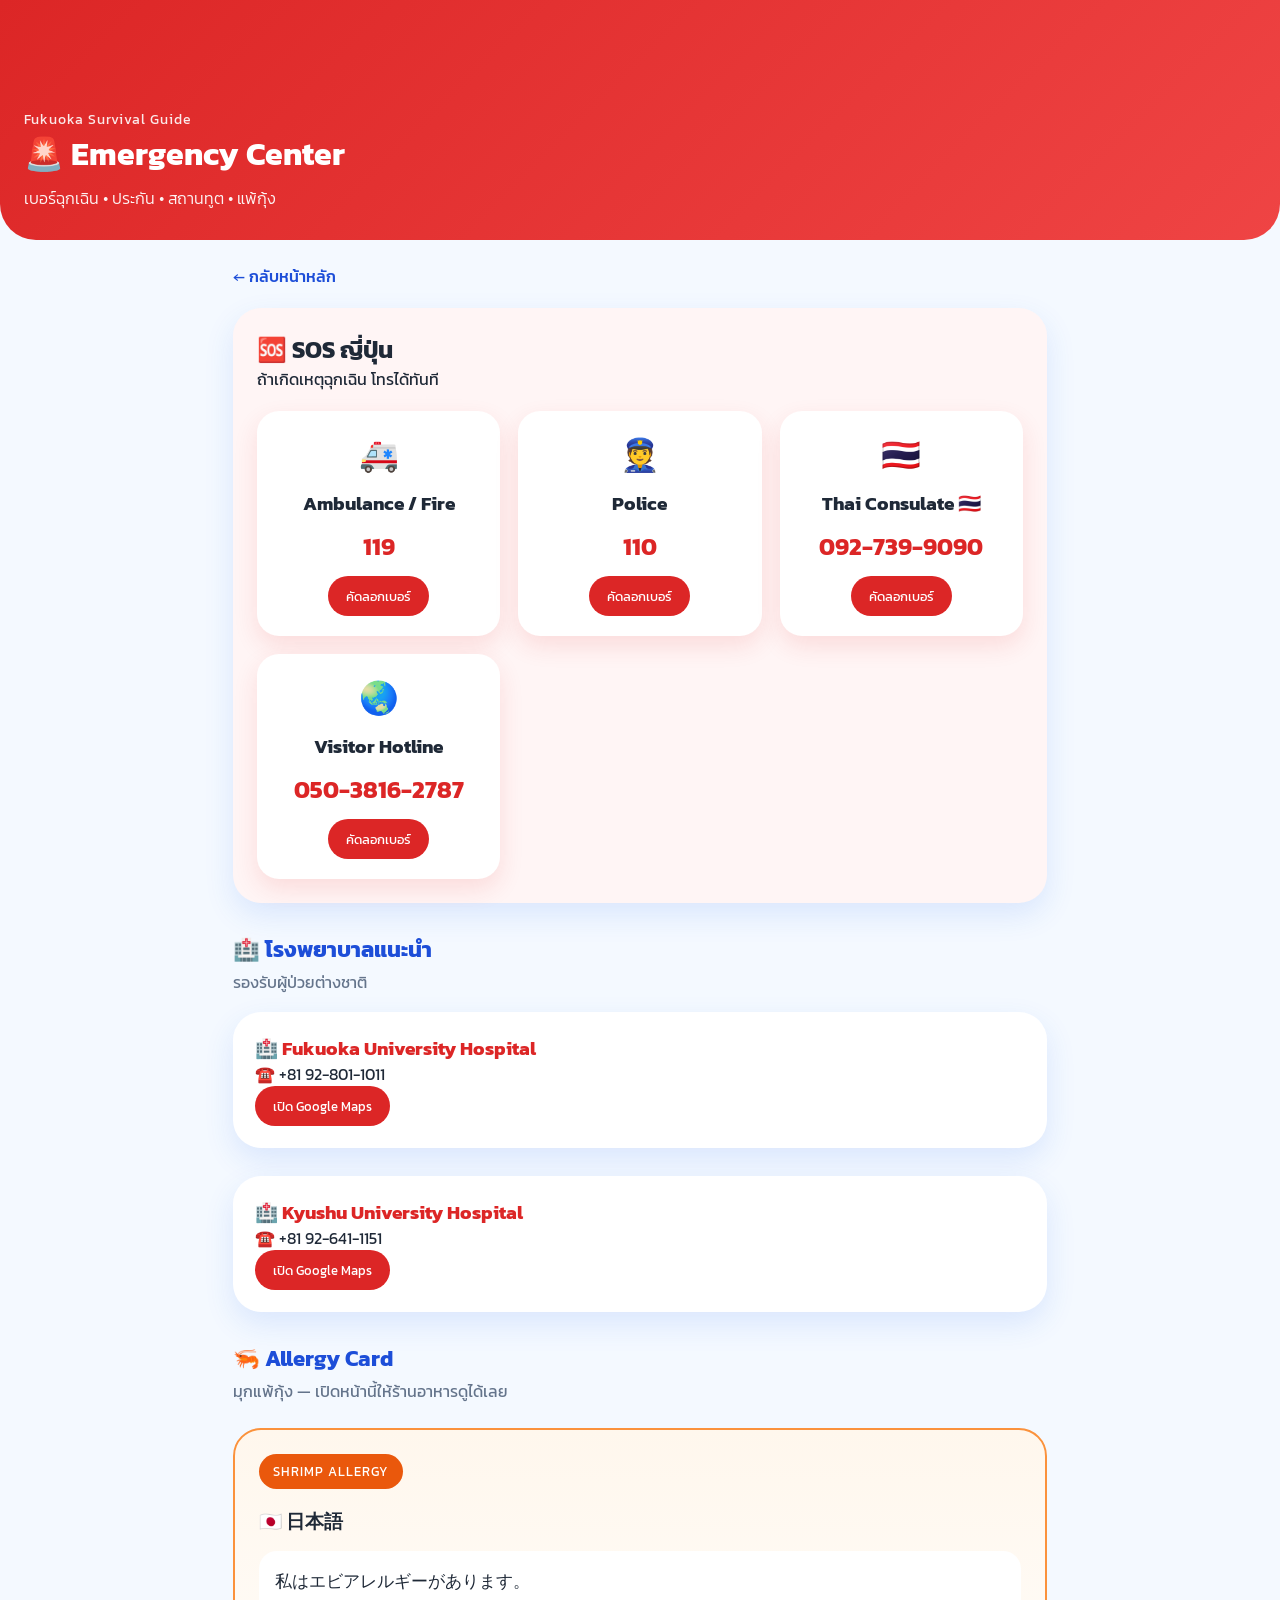
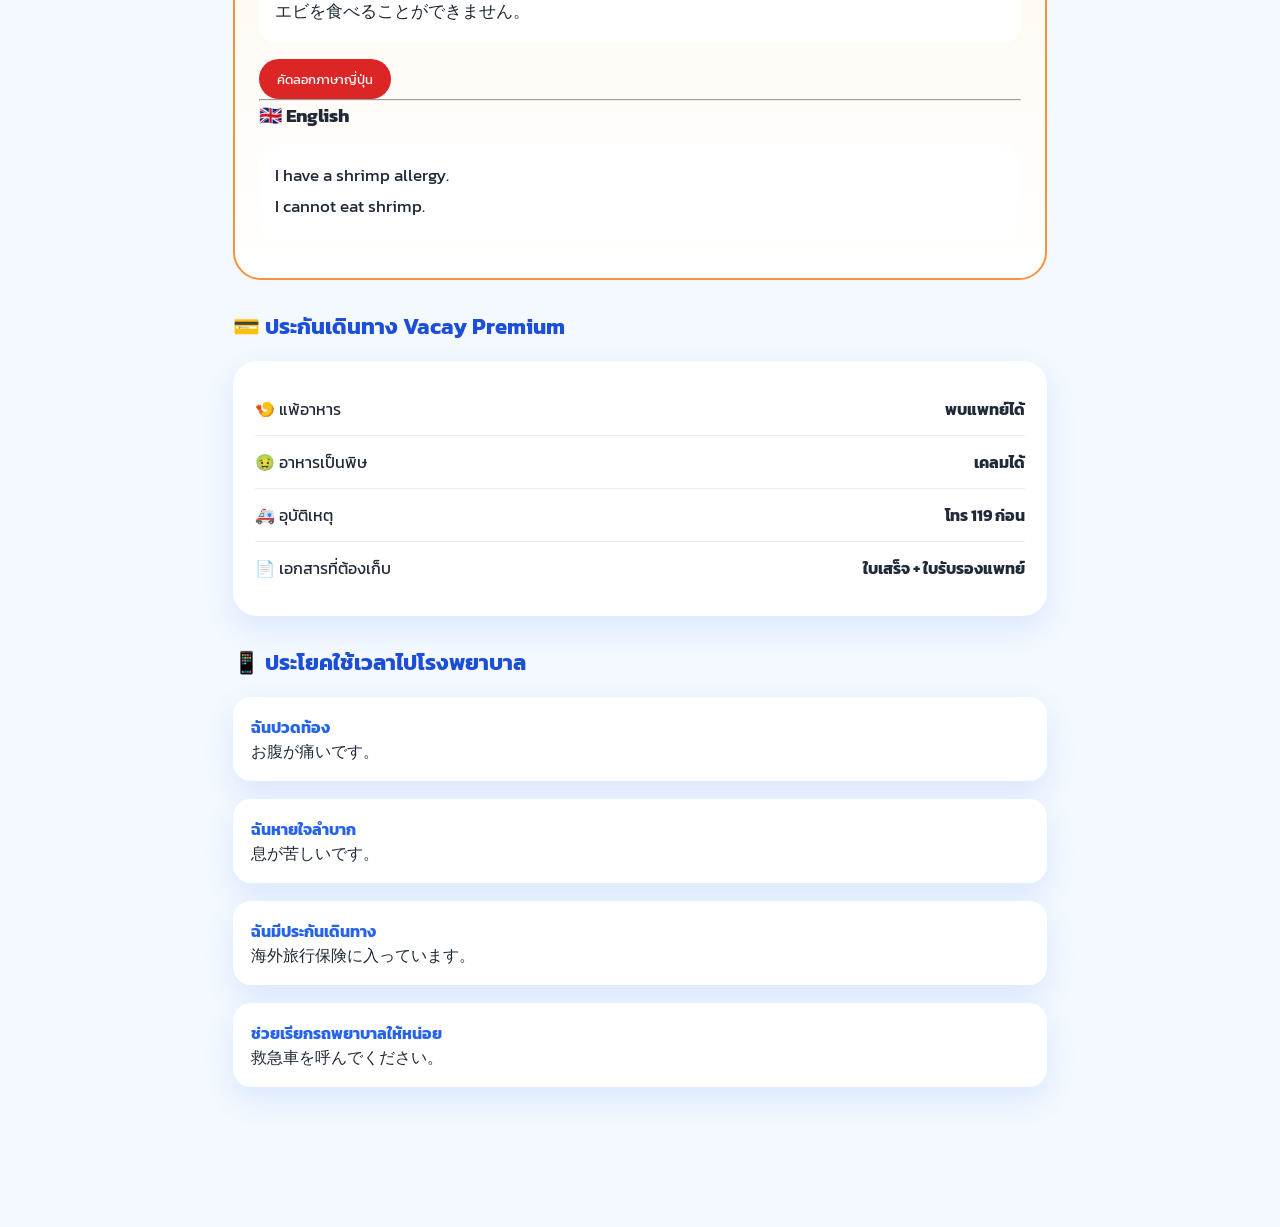
<file: pages/emergency.html>
<!DOCTYPE html>
<html lang="th">
<head>
  <meta charset="UTF-8">
  <meta name="viewport" content="width=device-width, initial-scale=1.0">
  <title>🚨 Emergency | Mook Fukuoka 2026</title>

  <link rel="stylesheet" href="../style.css">
  <link rel="preconnect" href="https://fonts.googleapis.com">
  <link href="https://fonts.googleapis.com/css2?family=Kanit:wght@300;400;500;600;700&display=swap" rel="stylesheet">
</head>
<body>

<header class="emergency-hero">
  <div class="hero-content">
    <p class="date">Fukuoka Survival Guide</p>
    <h1>🚨 Emergency Center</h1>
    <p class="subtitle">เบอร์ฉุกเฉิน • ประกัน • สถานทูต • แพ้กุ้ง</p>
  </div>
</header>

<main class="container">

<a href="../index.html" class="back-btn">← กลับหน้าหลัก</a>

<section class="sos-box">
  <h2>🆘 SOS ญี่ปุ่น</h2>
  <p>ถ้าเกิดเหตุฉุกเฉิน โทรได้ทันที</p>

  <div class="sos-grid">

    <div class="sos-card">
      <div class="sos-icon">🚑</div>
      <h3>Ambulance / Fire</h3>
      <div class="phone">119</div>
      <button onclick="copyText('119')">คัดลอกเบอร์</button>
    </div>

    <div class="sos-card">
      <div class="sos-icon">👮</div>
      <h3>Police</h3>
      <div class="phone">110</div>
      <button onclick="copyText('110')">คัดลอกเบอร์</button>
    </div>

    <div class="sos-card">
      <div class="sos-icon">🇹🇭</div>
      <h3>Thai Consulate 🇹🇭</h3>
      <div class="phone">092-739-9090</div>
      <button onclick="copyText('0927399090')">คัดลอกเบอร์</button>
    </div>

    <div class="sos-card">
      <div class="sos-icon">🌏</div>
      <h3>Visitor Hotline</h3>
      <div class="phone">050-3816-2787</div>
      <button onclick="copyText('05038162787')">คัดลอกเบอร์</button>
    </div>

  </div>
</section>

<section class="section-title">
  <h2>🏥 โรงพยาบาลแนะนำ</h2>
  <p>รองรับผู้ป่วยต่างชาติ</p>
</section>

<div class="hospital-card">
  <h3>🏥 Fukuoka University Hospital</h3>
  <p>☎️ +81 92-801-1011</p>
  <button onclick="window.open('https://maps.google.com/?q=Fukuoka+University+Hospital')">
    เปิด Google Maps
  </button>
</div>

<div class="hospital-card">
  <h3>🏥 Kyushu University Hospital</h3>
  <p>☎️ +81 92-641-1151</p>
  <button onclick="window.open('https://maps.google.com/?q=Kyushu+University+Hospital+Fukuoka')">
    เปิด Google Maps
  </button>
</div>

<section class="section-title">
  <h2>🦐 Allergy Card</h2>
  <p>มุกแพ้กุ้ง — เปิดหน้านี้ให้ร้านอาหารดูได้เลย</p>
</section>

<div class="allergy-card">
  <span class="badge">SHRIMP ALLERGY</span>

  <h3>🇯🇵 日本語</h3>

  <div class="phrase">
私はエビアレルギーがあります。<br>
エビを食べることができません。
  </div>

  <button onclick="copyText('私はエビアレルギーがあります。エビを食べることができません。')">
    คัดลอกภาษาญี่ปุ่น
  </button>

  <hr>

  <h3>🇬🇧 English</h3>

  <div class="phrase">
I have a shrimp allergy.<br>
I cannot eat shrimp.
  </div>
</div>

<section class="section-title">
  <h2>💳 ประกันเดินทาง Vacay Premium</h2>
</section>

<div class="insurance-card">
  <div class="insurance-item">
    <span>🍤 แพ้อาหาร</span>
    <strong>พบแพทย์ได้</strong>
  </div>

  <div class="insurance-item">
    <span>🤢 อาหารเป็นพิษ</span>
    <strong>เคลมได้</strong>
  </div>

  <div class="insurance-item">
    <span>🚑 อุบัติเหตุ</span>
    <strong>โทร 119 ก่อน</strong>
  </div>

  <div class="insurance-item">
    <span>📄 เอกสารที่ต้องเก็บ</span>
    <strong>ใบเสร็จ + ใบรับรองแพทย์</strong>
  </div>
</div>

<section class="section-title">
  <h2>📱 ประโยคใช้เวลาไปโรงพยาบาล</h2>
</section>

<div class="phrase-list">

  <div class="phrase-item">
    <strong>ฉันปวดท้อง</strong>
    <p>お腹が痛いです。</p>
  </div>

  <div class="phrase-item">
    <strong>ฉันหายใจลำบาก</strong>
    <p>息が苦しいです。</p>
  </div>

  <div class="phrase-item">
    <strong>ฉันมีประกันเดินทาง</strong>
    <p>海外旅行保険に入っています。</p>
  </div>

  <div class="phrase-item">
    <strong>ช่วยเรียกรถพยาบาลให้หน่อย</strong>
    <p>救急車を呼んでください。</p>
  </div>

</div>

</main>

<div id="toast">คัดลอกแล้ว ✅</div>

<script>
function copyText(text){
    navigator.clipboard.writeText(text);
    const toast=document.getElementById('toast');
    toast.classList.add('show');

    setTimeout(()=>{
        toast.classList.remove('show');
    },1800);
}
</script>

</body>
</html>
</file>
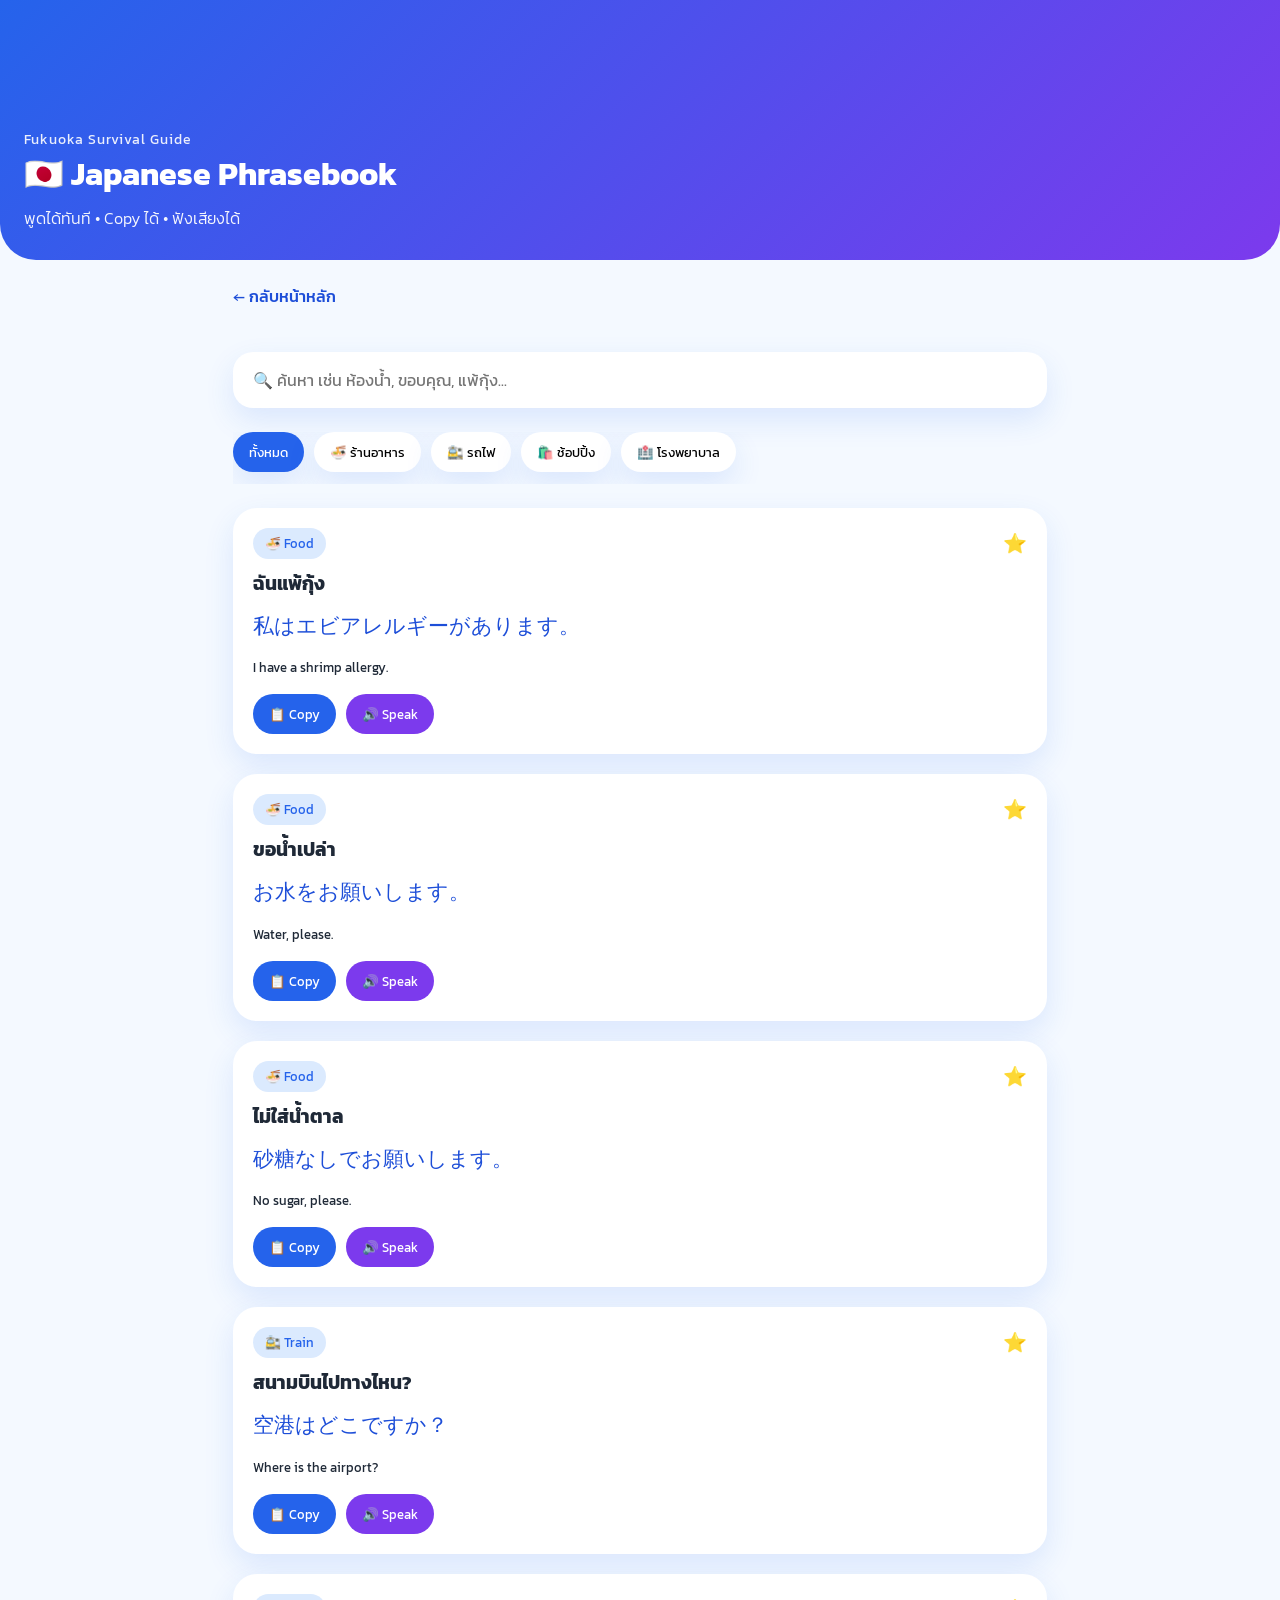
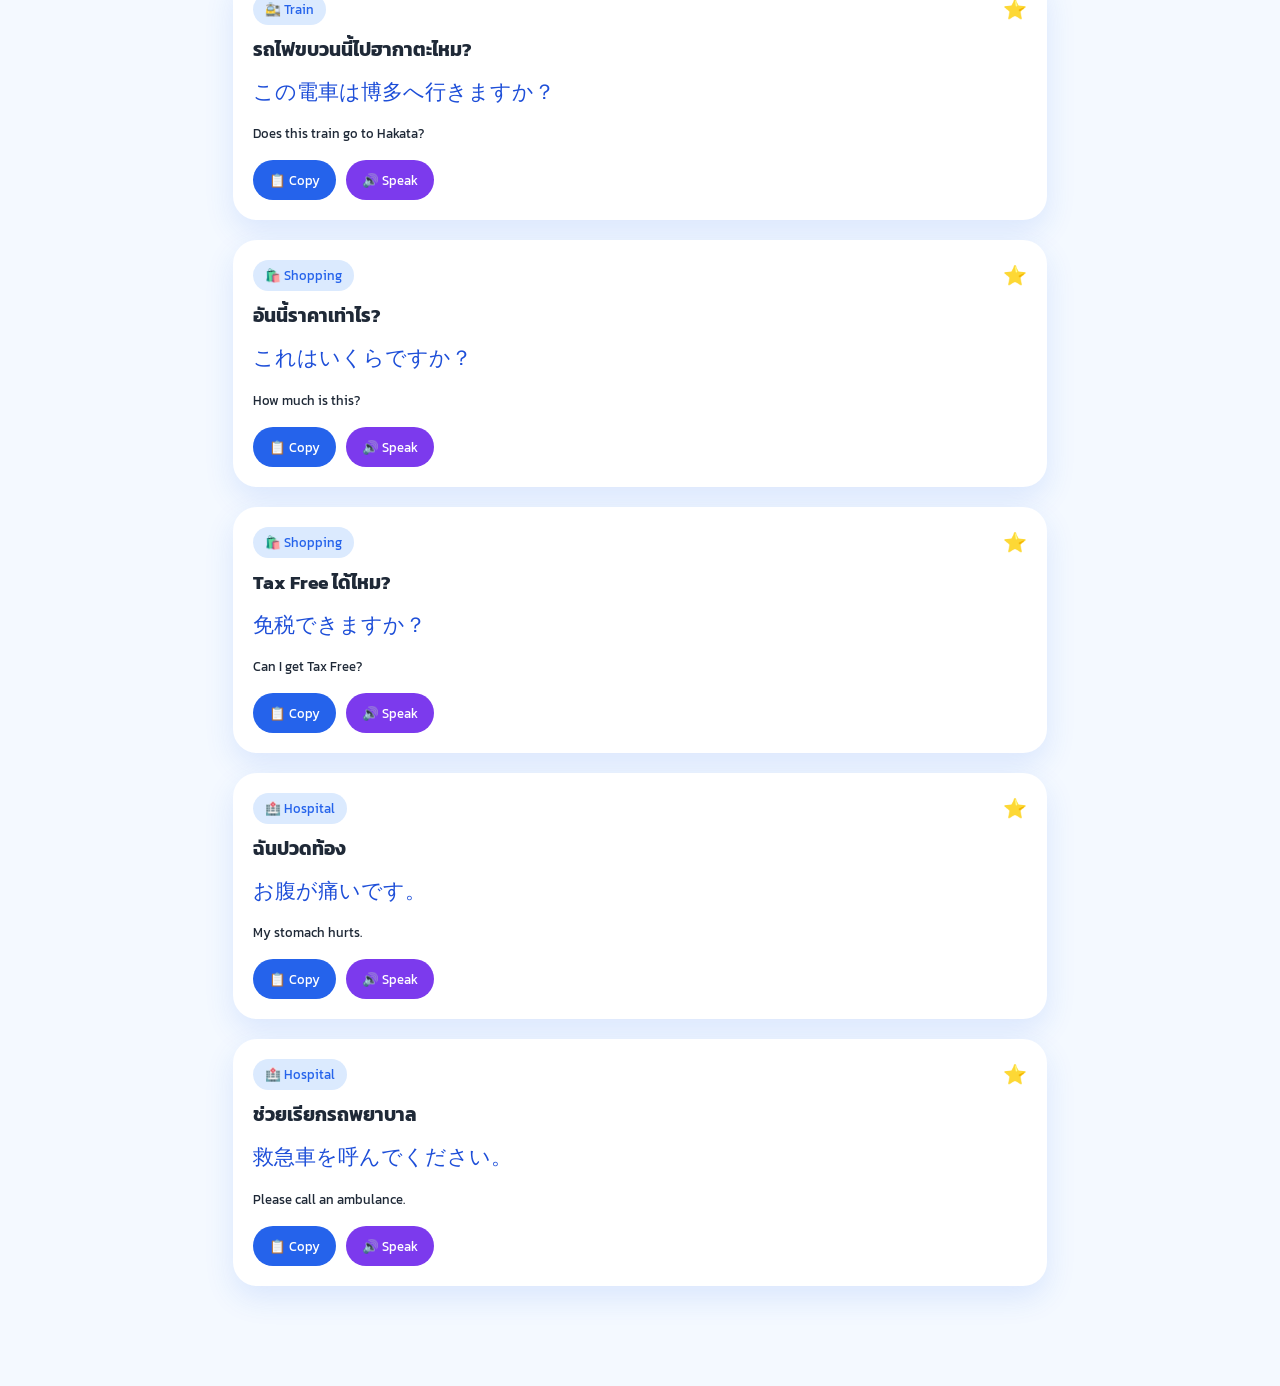
<file: pages/japanese.html>
<!DOCTYPE html>
<html lang="th">
<head>
  <meta charset="UTF-8">
  <meta name="viewport" content="width=device-width, initial-scale=1.0">
  <title>🇯🇵 Japanese Guide | Mook Fukuoka 2026</title>

  <link rel="stylesheet" href="../style.css">
  <link rel="preconnect" href="https://fonts.googleapis.com">
  <link href="https://fonts.googleapis.com/css2?family=Kanit:wght@300;400;500;600;700&display=swap" rel="stylesheet">
</head>
<body>

<header class="jp-hero">
  <div class="hero-content">
    <p class="date">Fukuoka Survival Guide</p>
    <h1>🇯🇵 Japanese Phrasebook</h1>
    <p class="subtitle">พูดได้ทันที • Copy ได้ • ฟังเสียงได้</p>
  </div>
</header>

<main class="container">

<a href="../index.html" class="back-btn">← กลับหน้าหลัก</a>

<!-- Search -->
<div class="search-box">
  <input id="searchInput" type="text" placeholder="🔍 ค้นหา เช่น ห้องน้ำ, ขอบคุณ, แพ้กุ้ง...">
</div>

<!-- Categories -->
<div class="category-bar">
  <button class="active" onclick="filterCategory('all')">ทั้งหมด</button>
  <button onclick="filterCategory('food')">🍜 ร้านอาหาร</button>
  <button onclick="filterCategory('train')">🚉 รถไฟ</button>
  <button onclick="filterCategory('shopping')">🛍️ ช้อปปิ้ง</button>
  <button onclick="filterCategory('hospital')">🏥 โรงพยาบาล</button>
</div>

<section id="phraseContainer">

<!-- FOOD -->
<div class="phrase-card-item" data-category="food">
  <div class="phrase-top">
    <span class="tag">🍜 Food</span>
    <button class="fav-btn">⭐</button>
  </div>

  <h3>ฉันแพ้กุ้ง</h3>
  <p class="jp">私はエビアレルギーがあります。</p>
  <small>I have a shrimp allergy.</small>

  <div class="actions">
    <button onclick="copyPhrase('私はエビアレルギーがあります。')">📋 Copy</button>
    <button onclick="speakJapanese('私はエビアレルギーがあります。')">🔊 Speak</button>
  </div>
</div>

<div class="phrase-card-item" data-category="food">
  <div class="phrase-top">
    <span class="tag">🍜 Food</span>
    <button class="fav-btn">⭐</button>
  </div>

  <h3>ขอน้ำเปล่า</h3>
  <p class="jp">お水をお願いします。</p>
  <small>Water, please.</small>

  <div class="actions">
    <button onclick="copyPhrase('お水をお願いします。')">📋 Copy</button>
    <button onclick="speakJapanese('お水をお願いします。')">🔊 Speak</button>
  </div>
</div>

<div class="phrase-card-item" data-category="food">
  <div class="phrase-top">
    <span class="tag">🍜 Food</span>
    <button class="fav-btn">⭐</button>
  </div>

  <h3>ไม่ใส่น้ำตาล</h3>
  <p class="jp">砂糖なしでお願いします。</p>
  <small>No sugar, please.</small>

  <div class="actions">
    <button onclick="copyPhrase('砂糖なしでお願いします。')">📋 Copy</button>
    <button onclick="speakJapanese('砂糖なしでお願いします。')">🔊 Speak</button>
  </div>
</div>

<!-- TRAIN -->
<div class="phrase-card-item" data-category="train">
  <div class="phrase-top">
    <span class="tag">🚉 Train</span>
    <button class="fav-btn">⭐</button>
  </div>

  <h3>สนามบินไปทางไหน?</h3>
  <p class="jp">空港はどこですか？</p>
  <small>Where is the airport?</small>

  <div class="actions">
    <button onclick="copyPhrase('空港はどこですか？')">📋 Copy</button>
    <button onclick="speakJapanese('空港はどこですか？')">🔊 Speak</button>
  </div>
</div>

<div class="phrase-card-item" data-category="train">
  <div class="phrase-top">
    <span class="tag">🚉 Train</span>
    <button class="fav-btn">⭐</button>
  </div>

  <h3>รถไฟขบวนนี้ไปฮากาตะไหม?</h3>
  <p class="jp">この電車は博多へ行きますか？</p>
  <small>Does this train go to Hakata?</small>

  <div class="actions">
    <button onclick="copyPhrase('この電車は博多へ行きますか？')">📋 Copy</button>
    <button onclick="speakJapanese('この電車は博多へ行きますか？')">🔊 Speak</button>
  </div>
</div>

<!-- SHOPPING -->
<div class="phrase-card-item" data-category="shopping">
  <div class="phrase-top">
    <span class="tag">🛍️ Shopping</span>
    <button class="fav-btn">⭐</button>
  </div>

  <h3>อันนี้ราคาเท่าไร?</h3>
  <p class="jp">これはいくらですか？</p>
  <small>How much is this?</small>

  <div class="actions">
    <button onclick="copyPhrase('これはいくらですか？')">📋 Copy</button>
    <button onclick="speakJapanese('これはいくらですか？')">🔊 Speak</button>
  </div>
</div>

<div class="phrase-card-item" data-category="shopping">
  <div class="phrase-top">
    <span class="tag">🛍️ Shopping</span>
    <button class="fav-btn">⭐</button>
  </div>

  <h3>Tax Free ได้ไหม?</h3>
  <p class="jp">免税できますか？</p>
  <small>Can I get Tax Free?</small>

  <div class="actions">
    <button onclick="copyPhrase('免税できますか？')">📋 Copy</button>
    <button onclick="speakJapanese('免税できますか？')">🔊 Speak</button>
  </div>
</div>

<!-- HOSPITAL -->
<div class="phrase-card-item" data-category="hospital">
  <div class="phrase-top">
    <span class="tag">🏥 Hospital</span>
    <button class="fav-btn">⭐</button>
  </div>

  <h3>ฉันปวดท้อง</h3>
  <p class="jp">お腹が痛いです。</p>
  <small>My stomach hurts.</small>

  <div class="actions">
    <button onclick="copyPhrase('お腹が痛いです。')">📋 Copy</button>
    <button onclick="speakJapanese('お腹が痛いです。')">🔊 Speak</button>
  </div>
</div>

<div class="phrase-card-item" data-category="hospital">
  <div class="phrase-top">
    <span class="tag">🏥 Hospital</span>
    <button class="fav-btn">⭐</button>
  </div>

  <h3>ช่วยเรียกรถพยาบาล</h3>
  <p class="jp">救急車を呼んでください。</p>
  <small>Please call an ambulance.</small>

  <div class="actions">
    <button onclick="copyPhrase('救急車を呼んでください。')">📋 Copy</button>
    <button onclick="speakJapanese('救急車を呼んでください。')">🔊 Speak</button>
  </div>
</div>

</section>

</main>

<div id="toast">คัดลอกแล้ว 🇯🇵</div>

<script src="../script.js"></script>

</body>
</html>
</file>
<file: style.css>
/* =====================================
   Mook Fukuoka 2026
   Apple Maps Style
===================================== */

*{
    margin:0;
    padding:0;
    box-sizing:border-box;
}

:root{
    --blue:#1d4ed8;
    --blue-light:#60a5fa;
    --sky:#eaf4ff;
    --white:#ffffff;
    --text:#1f2937;
    --gray:#64748b;
    --shadow:0 12px 30px rgba(37,99,235,.12);
    --radius:24px;
}

body{
    font-family:"Kanit",sans-serif;
    background:#f4f9ff;
    color:var(--text);
}

/* ---------- Hero ---------- */

.hero{
    height:300px;
    background:
        linear-gradient(rgba(15,23,42,.35),rgba(15,23,42,.35)),
        url("https://images.unsplash.com/photo-1528360983277-13d401cdc186?q=80&w=1600&auto=format&fit=crop");
    background-size:cover;
    background-position:center;
    border-radius:0 0 36px 36px;
    position:relative;
    overflow:hidden;
}

.hero-content{
    position:absolute;
    bottom:30px;
    left:24px;
    color:white;
}

.date{
    font-size:.9rem;
    opacity:.9;
    letter-spacing:1px;
}

.hero h1{
    font-size:2rem;
    line-height:1.2;
    margin-top:6px;
}

.subtitle{
    margin-top:8px;
    opacity:.95;
    font-weight:300;
}

/* ---------- Layout ---------- */

.container{
    max-width:850px;
    margin:auto;
    padding:24px 18px 80px;
}

.section-title{
    margin:30px 0 18px;
}

.section-title h2{
    color:var(--blue);
    font-size:1.35rem;
}

.section-title p{
    color:var(--gray);
    margin-top:4px;
}

/* ---------- Big Card ---------- */

.card{
    background:var(--white);
    border-radius:var(--radius);
    padding:18px 20px;
    margin-bottom:16px;
    display:flex;
    align-items:center;
    gap:16px;
    text-decoration:none;
    color:inherit;
    box-shadow:var(--shadow);
    transition:.25s;
}

.card:hover{
    transform:translateY(-4px);
}

.card span{
    margin-left:auto;
    color:var(--blue);
    font-size:1.4rem;
    font-weight:bold;
}

.emoji{
    width:60px;
    height:60px;
    background:var(--sky);
    border-radius:18px;
    display:flex;
    justify-content:center;
    align-items:center;
    font-size:1.8rem;
}

.card h3{
    color:var(--blue);
    margin-bottom:4px;
}

.card p{
    color:var(--gray);
    font-size:.95rem;
}

/* ---------- Small Cards ---------- */

.grid{
    display:grid;
    grid-template-columns:repeat(auto-fit,minmax(170px,1fr));
    gap:16px;
}

.small-card{
    background:white;
    border-radius:22px;
    padding:22px 18px;
    text-align:center;
    text-decoration:none;
    color:inherit;
    box-shadow:var(--shadow);
    transition:.25s;
}

.small-card:hover{
    transform:translateY(-4px);
}

.icon{
    font-size:2rem;
    margin-bottom:12px;
}

.small-card h4{
    color:var(--blue);
    margin-bottom:8px;
}

.small-card p{
    color:var(--gray);
    font-size:.9rem;
}

/* ---------- Weather ---------- */

.weather-box{
    margin-top:34px;
    background:linear-gradient(135deg,#2563eb,#38bdf8);
    color:white;
    border-radius:28px;
    padding:24px;
    display:flex;
    justify-content:space-between;
    align-items:center;
    box-shadow:0 16px 30px rgba(37,99,235,.25);
}

.weather-box p{
    opacity:.9;
}

.weather-box h3{
    margin-top:6px;
    font-size:1.4rem;
}

.temp{
    text-align:right;
}

.temp span{
    display:block;
    font-size:2rem;
    font-weight:700;
}

.temp small{
    opacity:.85;
}

/* ---------- Footer ---------- */

footer{
    padding:24px;
    text-align:center;
    color:#64748b;
    font-size:.9rem;
}

/* ---------- Mobile ---------- */

@media(max-width:600px){

.hero{
    height:240px;
}

.hero h1{
    font-size:1.6rem;
}

.weather-box{
    flex-direction:column;
    gap:12px;
    text-align:center;
}

.temp{
    text-align:center;
}

.card{
    padding:16px;
}

.emoji{
    width:54px;
    height:54px;
    font-size:1.5rem;
}

}
/* ---------- Back Button ---------- */

.back-btn{
    display:inline-block;
    margin-bottom:20px;
    text-decoration:none;
    color:var(--blue);
    font-weight:500;
}

/* ---------- Timeline ---------- */

.timeline{
    position:relative;
    margin:25px 0;
    padding-left:25px;
    border-left:3px solid #bfdbfe;
}

.timeline-item{
    margin-bottom:25px;
    position:relative;
}

.timeline-item::before{
    content:"";
    width:16px;
    height:16px;
    background:#2563eb;
    border-radius:50%;
    position:absolute;
    left:-35px;
    top:8px;
}

.timeline-item.highlight::before{
    background:#0ea5e9;
    box-shadow:0 0 12px rgba(14,165,233,.5);
}

.time{
    color:#2563eb;
    font-weight:700;
    margin-bottom:4px;
}

.content h4{
    margin-bottom:4px;
}

/* ---------- Place Card ---------- */

.place-card{
    background:white;
    border-radius:24px;
    overflow:hidden;
    box-shadow:var(--shadow);
    margin-bottom:24px;
}

.place-card img{
    width:100%;
    height:220px;
    object-fit:cover;
}

.place-info{
    padding:20px;
}

.place-info h3{
    color:#2563eb;
    margin-bottom:8px;
}

.place-info ul{
    margin:14px 0;
    padding-left:18px;
    color:#475569;
}

.map-btn{
    display:inline-block;
    margin-top:12px;
    padding:10px 18px;
    background:#2563eb;
    color:white;
    border-radius:999px;
    text-decoration:none;
}

/* ---------- Checklist ---------- */

.checklist{
    display:grid;
    gap:14px;
    background:white;
    padding:20px;
    border-radius:24px;
    box-shadow:var(--shadow);
}

.checklist label{
    display:flex;
    gap:10px;
    align-items:center;
    font-size:1rem;
}

/* ==========================
   DAY 1 PREMIUM STYLE
========================== */

.day1-hero{
    background:
    linear-gradient(rgba(15,23,42,.35),rgba(15,23,42,.35)),
    url("https://images.unsplash.com/photo-1578271887552-5ac3a72752bc?q=80&w=1600&auto=format&fit=crop");
    background-size:cover;
    background-position:center;
}

.day-banner{
    background:linear-gradient(135deg,#2563eb,#3b82f6);
    color:white;
    padding:18px 22px;
    border-radius:24px;
    display:flex;
    justify-content:space-between;
    align-items:center;
    margin:20px 0;
    box-shadow:0 10px 25px rgba(37,99,235,.25);
}

.status{
    background:white;
    color:#2563eb;
    padding:8px 14px;
    border-radius:999px;
    font-size:.9rem;
    font-weight:600;
}

.weather-card{
    background:white;
    border-radius:24px;
    padding:22px;
    display:flex;
    justify-content:space-between;
    align-items:center;
    margin-bottom:28px;
    box-shadow:var(--shadow);
}

.weather-card h2{
    color:#2563eb;
    margin:8px 0;
}

.weather-icon{
    font-size:3rem;
}

.progress-route{
    display:flex;
    align-items:center;
    justify-content:center;
    gap:8px;
    margin:25px 0 40px;
}

.route-step{
    width:72px;
    height:72px;
    background:white;
    border-radius:50%;
    box-shadow:var(--shadow);
    display:flex;
    flex-direction:column;
    justify-content:center;
    align-items:center;
    font-size:1.4rem;
    text-align:center;
}

.route-step span{
    font-size:.65rem;
    margin-top:4px;
}

.route-step.done{
    background:#dbeafe;
}

.route-step.active{
    background:#2563eb;
    color:white;
    transform:scale(1.08);
}

.route-line{
    width:40px;
    height:4px;
    background:#bfdbfe;
    border-radius:999px;
}

.place-tags{
    display:flex;
    gap:8px;
    flex-wrap:wrap;
    margin:14px 0;
}

.place-tags span{
    background:#eff6ff;
    color:#2563eb;
    padding:6px 12px;
    border-radius:999px;
    font-size:.8rem;
}

.fab-menu{
    position:fixed;
    right:22px;
    bottom:22px;
    display:flex;
    flex-direction:column;
    gap:14px;
    z-index:1000;
}

.fab-menu a{
    width:58px;
    height:58px;
    border-radius:50%;
    background:#2563eb;
    color:white;
    display:flex;
    justify-content:center;
    align-items:center;
    text-decoration:none;
    font-size:1.5rem;
    box-shadow:0 10px 25px rgba(37,99,235,.35);
    transition:.25s;
}

.fab-menu a:hover{
    transform:scale(1.08);
}

@media(max-width:700px){

.progress-route{
    gap:4px;
}

.route-step{
    width:58px;
    height:58px;
    font-size:1.1rem;
}

.route-line{
    width:20px;
}

.day-banner,
.weather-card{
    flex-direction:column;
    gap:14px;
    align-items:flex-start;
}

.fab-menu{
    right:15px;
    bottom:18px;
}

}

/* =====================================
   EMERGENCY PAGE
===================================== */

.emergency-hero{
    height:240px;
    background:linear-gradient(135deg,#dc2626,#ef4444);
    border-radius:0 0 36px 36px;
    position:relative;
    color:white;
}

.sos-box{
    background:#fff5f5;
    border-radius:28px;
    padding:24px;
    margin-bottom:30px;
    box-shadow:var(--shadow);
}

.sos-grid{
    display:grid;
    grid-template-columns:repeat(auto-fit,minmax(180px,1fr));
    gap:18px;
    margin-top:20px;
}

.sos-card{
    background:white;
    border-radius:22px;
    padding:20px;
    text-align:center;
    box-shadow:0 10px 25px rgba(220,38,38,.12);
}

.sos-icon{
    font-size:2rem;
    margin-bottom:10px;
}

.phone{
    font-size:1.5rem;
    color:#dc2626;
    font-weight:700;
    margin:12px 0;
}

.sos-card button,
.hospital-card button,
.allergy-card button{
    background:#dc2626;
    color:white;
    border:none;
    border-radius:999px;
    padding:10px 18px;
    cursor:pointer;
    font-family:"Kanit";
}

.hospital-card{
    background:white;
    border-radius:24px;
    padding:22px;
    margin-bottom:18px;
    box-shadow:var(--shadow);
}

.hospital-card h3{
    color:#dc2626;
}

.allergy-card{
    background:linear-gradient(180deg,#fff7ed,#ffffff);
    border:2px solid #fb923c;
    border-radius:28px;
    padding:24px;
    margin:25px 0;
}

.badge{
    display:inline-block;
    background:#ea580c;
    color:white;
    padding:8px 14px;
    border-radius:999px;
    margin-bottom:18px;
    font-size:.8rem;
    letter-spacing:1px;
}

.phrase{
    background:#fff;
    padding:16px;
    border-radius:18px;
    font-size:1.05rem;
    margin:16px 0;
    line-height:1.8;
}

.insurance-card{
    background:white;
    border-radius:24px;
    padding:22px;
    box-shadow:var(--shadow);
}

.insurance-item{
    display:flex;
    justify-content:space-between;
    align-items:center;
    padding:14px 0;
    border-bottom:1px solid #ececec;
}

.insurance-item:last-child{
    border-bottom:none;
}

.phrase-list{
    display:grid;
    gap:18px;
    margin-bottom:60px;
}

.phrase-item{
    background:white;
    border-radius:20px;
    padding:18px;
    box-shadow:var(--shadow);
}

.phrase-item strong{
    color:#dc2626;
}

#toast{
    position:fixed;
    bottom:25px;
    left:50%;
    transform:translateX(-50%);
    background:#16a34a;
    color:white;
    padding:12px 22px;
    border-radius:999px;
    opacity:0;
    transition:.3s;
    pointer-events:none;
}

#toast.show{
    opacity:1;
}

/* ============================
   HOSPITAL PAGE (Premium)
============================ */

.hospital-hero{
    height:260px;
    background:linear-gradient(135deg,#2563eb,#38bdf8);
    color:white;
    border-radius:0 0 36px 36px;
    position:relative;
}

/* Medical Card */

.medical-card{
    background:linear-gradient(135deg,#ffffff,#eff6ff);
    border-radius:28px;
    padding:24px;
    margin-bottom:35px;
    box-shadow:var(--shadow);
}

.profile-header{
    display:flex;
    align-items:center;
    gap:18px;
    margin-bottom:20px;
}

.avatar{
    width:70px;
    height:70px;
    background:#2563eb;
    border-radius:50%;
    display:flex;
    justify-content:center;
    align-items:center;
    font-size:2rem;
}

.medical-grid{
    display:grid;
    grid-template-columns:repeat(auto-fit,minmax(150px,1fr));
    gap:16px;
}

.medical-grid div{
    background:white;
    padding:16px;
    border-radius:18px;
    text-align:center;
}

.medical-grid span{
    display:block;
    color:#64748b;
    font-size:.85rem;
}

.medical-grid strong{
    color:#2563eb;
    font-size:1rem;
}

/* Hospital Card */

.hospital-card{
    background:white;
    border-radius:28px;
    overflow:hidden;
    box-shadow:var(--shadow);
    margin-bottom:28px;
}

.hospital-card img{
    width:100%;
    height:220px;
    object-fit:cover;
}

.hospital-top{
    position:absolute;
}

.hospital-tag{
    display:inline-block;
    margin:18px;
    background:#16a34a;
    color:white;
    padding:8px 14px;
    border-radius:999px;
    font-size:.8rem;
}

.hospital-info{
    padding:22px;
}

.hospital-info h3{
    color:#2563eb;
    margin-bottom:12px;
}

.info-row{
    margin-bottom:10px;
    color:#475569;
}

.hospital-buttons{
    display:flex;
    gap:12px;
    flex-wrap:wrap;
    margin-top:18px;
}

.hospital-buttons button{
    border:none;
    background:#2563eb;
    color:white;
    padding:12px 18px;
    border-radius:999px;
    cursor:pointer;
    font-family:"Kanit";
}

/* Flow */

.flow-card{
    background:white;
    border-radius:28px;
    padding:24px;
    box-shadow:var(--shadow);
    margin-bottom:32px;
}

.flow-item{
    display:flex;
    gap:16px;
    margin-bottom:20px;
}

.circle{
    width:42px;
    height:42px;
    border-radius:50%;
    background:#2563eb;
    color:white;
    display:flex;
    justify-content:center;
    align-items:center;
    font-weight:bold;
}

/* Allergy Card */

.jp-card{
    background:#fff7ed;
    border:2px solid #fb923c;
    border-radius:28px;
    padding:24px;
    margin-bottom:32px;
}

.badge-orange{
    display:inline-block;
    background:#ea580c;
    color:white;
    padding:8px 14px;
    border-radius:999px;
    margin-bottom:18px;
    font-size:.8rem;
}

.jp-title{
    color:#ea580c;
    font-weight:600;
    margin-bottom:10px;
}

.jp-box{
    background:white;
    border-radius:18px;
    padding:16px;
    line-height:1.8;
    margin-bottom:18px;
}

.jp-card button{
    border:none;
    background:#ea580c;
    color:white;
    padding:12px 18px;
    border-radius:999px;
    cursor:pointer;
    font-family:"Kanit";
}

/* Phrase Card */

.phrase-card{
    display:grid;
    gap:16px;
    margin-bottom:80px;
}

.phrase-item{
    background:white;
    border-radius:18px;
    padding:18px;
    box-shadow:var(--shadow);
}

.phrase-item span{
    display:block;
    color:#64748b;
    margin-bottom:6px;
}

.phrase-item strong{
    color:#2563eb;
    font-size:1rem;
}

/* Toast */

#toast{
    position:fixed;
    bottom:24px;
    left:50%;
    transform:translateX(-50%);
    background:#16a34a;
    color:white;
    padding:12px 22px;
    border-radius:999px;
    opacity:0;
    transition:.3s;
    pointer-events:none;
}

#toast.show{
    opacity:1;
}

@media(max-width:700px){

.profile-header{
    flex-direction:column;
    text-align:center;
}

.hospital-buttons{
    flex-direction:column;
}

.hospital-buttons button{
    width:100%;
}

}
/* ============================
   JAPANESE PAGE
============================ */

.jp-hero{
    height:260px;
    background:linear-gradient(135deg,#2563eb,#7c3aed);
    color:white;
    border-radius:0 0 36px 36px;
    position:relative;
}

.search-box{
    margin:24px 0;
}

.search-box input{
    width:100%;
    padding:16px 20px;
    border:none;
    border-radius:20px;
    background:white;
    box-shadow:var(--shadow);
    font-family:"Kanit";
    font-size:1rem;
}

.category-bar{
    display:flex;
    gap:10px;
    overflow:auto;
    padding-bottom:12px;
    margin-bottom:24px;
}

.category-bar button{
    border:none;
    background:white;
    padding:10px 16px;
    border-radius:999px;
    cursor:pointer;
    box-shadow:var(--shadow);
    white-space:nowrap;
    font-family:"Kanit";
}

.category-bar .active{
    background:#2563eb;
    color:white;
}

.phrase-card-item{
    background:white;
    border-radius:24px;
    padding:20px;
    margin-bottom:20px;
    box-shadow:var(--shadow);
}

.phrase-top{
    display:flex;
    justify-content:space-between;
    align-items:center;
    margin-bottom:10px;
}

.tag{
    background:#dbeafe;
    color:#2563eb;
    padding:6px 12px;
    border-radius:999px;
    font-size:.8rem;
}

.fav-btn{
    border:none;
    background:none;
    font-size:1.2rem;
    cursor:pointer;
}

.jp{
    font-size:1.3rem;
    color:#1d4ed8;
    margin:10px 0;
    line-height:1.8;
}

.actions{
    display:flex;
    gap:10px;
    flex-wrap:wrap;
    margin-top:16px;
}

.actions button{
    border:none;
    background:#2563eb;
    color:white;
    padding:10px 16px;
    border-radius:999px;
    cursor:pointer;
    font-family:"Kanit";
}

.actions button:nth-child(2){
    background:#7c3aed;
}

/* ==============================
   CHEAT SHEET PAGE
============================== */

.cheat-hero{
    height:260px;
    background:linear-gradient(135deg,#2563eb,#7c3aed,#ec4899);
    color:white;
    border-radius:0 0 36px 36px;
}

.quick-grid{
    display:grid;
    grid-template-columns:repeat(2,1fr);
    gap:16px;
    margin:24px 0 36px;
}

.quick-card{
    padding:24px;
    border-radius:24px;
    color:white;
    text-align:center;
    cursor:pointer;
    transition:.25s;
    box-shadow:0 15px 30px rgba(0,0,0,.15);
}

.quick-card div{
    font-size:2rem;
    margin-bottom:8px;
}

.quick-card:hover{
    transform:translateY(-4px);
}

.red{background:#dc2626;}
.blue{background:#2563eb;}
.green{background:#16a34a;}
.purple{background:#7c3aed;}

.glass-card{
    backdrop-filter:blur(12px);
    background:rgba(255,255,255,.75);
    border-radius:28px;
    padding:24px;
    box-shadow:var(--shadow);
}

.info-item{
    display:flex;
    justify-content:space-between;
    padding:14px 0;
    border-bottom:1px solid rgba(0,0,0,.08);
}

.info-item:last-child{
    border-bottom:none;
}

.emergency-list{
    display:grid;
    gap:16px;
}

.emergency-item{
    background:#fff5f5;
    border-left:6px solid #dc2626;
    padding:18px 20px;
    border-radius:18px;
    display:flex;
    justify-content:space-between;
    align-items:center;
}

.phrase-mini{
    display:grid;
    gap:16px;
}

.mini-card{
    background:#fff;
    border-radius:20px;
    padding:18px;
    box-shadow:var(--shadow);
}

.mini-card h3{
    color:#2563eb;
    margin:10px 0;
    font-size:1.1rem;
}

.mini-card small{
    color:#ea580c;
}

.yen-grid{
    display:grid;
    grid-template-columns:repeat(auto-fit,minmax(120px,1fr));
    gap:14px;
}

.yen-grid div{
    background:white;
    padding:20px;
    border-radius:20px;
    text-align:center;
    box-shadow:var(--shadow);
}

.yen-grid span{
    display:block;
    font-size:1.3rem;
    font-weight:700;
    color:#16a34a;
}

.airport-card{
    background:linear-gradient(135deg,#dbeafe,#eff6ff);
    border-radius:28px;
    padding:22px;
}

.airport-card ul{
    margin:16px 0;
    padding-left:20px;
}

.airport-card button{
    background:#2563eb;
    color:white;
    border:none;
    padding:12px 20px;
    border-radius:999px;
    cursor:pointer;
    font-family:"Kanit";
}

.weather-pack{
    display:grid;
    grid-template-columns:repeat(2,1fr);
    gap:14px;
}

.weather-pack div{
    background:white;
    padding:18px;
    border-radius:18px;
    text-align:center;
    box-shadow:var(--shadow);
}

.map-shortcuts{
    display:grid;
    gap:14px;
}

.map-shortcuts button{
    background:white;
    border:none;
    padding:16px;
    border-radius:18px;
    box-shadow:var(--shadow);
    cursor:pointer;
    text-align:left;
    font-family:"Kanit";
}

.checklist-card{
    display:grid;
    gap:14px;
    background:white;
    padding:22px;
    border-radius:24px;
    box-shadow:var(--shadow);
}

.checklist-card label{
    display:flex;
    gap:12px;
    align-items:center;
}

.medical-summary{
    background:linear-gradient(135deg,#fee2e2,#fff);
    border-radius:24px;
    padding:22px;
    display:grid;
    gap:12px;
}

.cheat-footer{
    text-align:center;
    padding:40px 20px;
    color:#64748b;
}

@media(max-width:700px){

.quick-grid,
.weather-pack{
grid-template-columns:1fr;
}

.info-item,
.emergency-item{
flex-direction:column;
align-items:flex-start;
gap:6px;
}

}




/* ===== HOME BUTTON ===== */
.back-home{
    position:absolute;
    top:20px;
    left:20px;

    display:flex;
    align-items:center;
    gap:6px;

    padding:10px 16px;
    background:rgba(255,255,255,.18);
    backdrop-filter:blur(12px);

    color:#fff;
    text-decoration:none;
    font-weight:600;
    font-size:.85rem;

    border:1px solid rgba(255,255,255,.35);
    border-radius:999px;

    z-index:20;
    transition:.25s ease;
}

.back-home:hover{
    background:#fff;
    color:#0369A1;
}
.hero-overlay{
    position:absolute;
    inset:0;
    background:linear-gradient(rgba(0,35,70,.35),rgba(15,23,42,.55));
    display:flex;
    flex-direction:column;
    justify-content:center;
    align-items:center;
    text-align:center;
    color:white;
    padding:25px;

    position: relative; /* เพิ่มบรรทัดนี้ */
}


/* ===== HERO ===== */

.hero-day4{
    position:relative;
    height:500px;                /* สูงขึ้นนิด */
    overflow:hidden;
    border-radius:0 0 40px 40px;
}

.hero-day4 img{
    position:absolute;
    inset:0;
    width:100%;
    height:100%;
    object-fit:cover;
    object-position:center;
}

.hero-overlay{
    position:absolute;
    inset:0;
    background:linear-gradient(
        rgba(0,35,70,.35),
        rgba(15,23,42,.60)
    );

    display:flex;
    flex-direction:column;
    justify-content:center;
    align-items:center;
    text-align:center;
    color:white;

    padding:40px 25px 90px;      /* เพิ่มพื้นที่ด้านล่าง */
}

/* ===== HOME BUTTON ===== */

.back-home{
    position: fixed;
    top: 20px;
    left: 20px;

    padding: 10px 18px;
    background: rgba(255,255,255,.9);
    color: #0369A1;
    text-decoration: none;
    font-weight: 600;
    border-radius: 999px;
    box-shadow: 0 8px 20px rgba(0,0,0,.15);
    z-index: 9999;
}

.back-home:hover{
    background:white;
    color:#0369A1;
    transform:translateY(-2px);
}

.day-pill{
    display:inline-block;
    background:#E0F2FE;
    color:#0369A1;
    padding:8px 18px;
    border-radius:999px;
    font-size:.8rem;
    font-weight:600;
    letter-spacing:1px;
    margin-bottom:18px;
}

.hero-overlay h1{
    font-size:3rem;
    margin-bottom:14px;
    text-shadow:0 3px 12px rgba(0,0,0,.35);
}

.hero-overlay p{
    max-width:650px;
    font-size:1rem;
    line-height:1.8;
    margin-bottom:24px;
}

.hero-info{
    display:flex;
    flex-wrap:wrap;
    justify-content:center;
    gap:12px;
}

.hero-info span{
    background:rgba(255,255,255,.18);
    backdrop-filter:blur(10px);
    padding:10px 16px;
    border-radius:999px;
    font-size:.85rem;
    color:white;
}

/* ===== MEMORY CARD ===== */

.memory-wrapper{
    max-width:980px;
    margin:-25px auto 50px;      /* จาก -70px → -25px */
    padding:0 20px;
    position:relative;
    z-index:10;
}

.memory-card{
    background:white;
    border-radius:28px;
    overflow:hidden;
    box-shadow:0 20px 40px rgba(15,23,42,.15);
}

/* ===== MOBILE ===== */

@media(max-width:768px){

.hero-day4{
    height:420px;
}

.hero-overlay{
    padding:70px 18px 60px;
}

.back-home{
    top:16px;
    left:16px;
    padding:8px 14px;
    font-size:.8rem;
}

.hero-overlay h1{
    font-size:2rem;
}

.hero-overlay p{
    font-size:.9rem;
}

.memory-wrapper{
    margin:-15px auto 40px;
    padding:0 15px;
}

.memory-header{
    flex-direction:column;
    align-items:flex-start;
    gap:4px;
}

.stickers{
    top:24px;
    left:24px;
}

.stickers div{
    font-size:.65rem;
}

}
</file>
